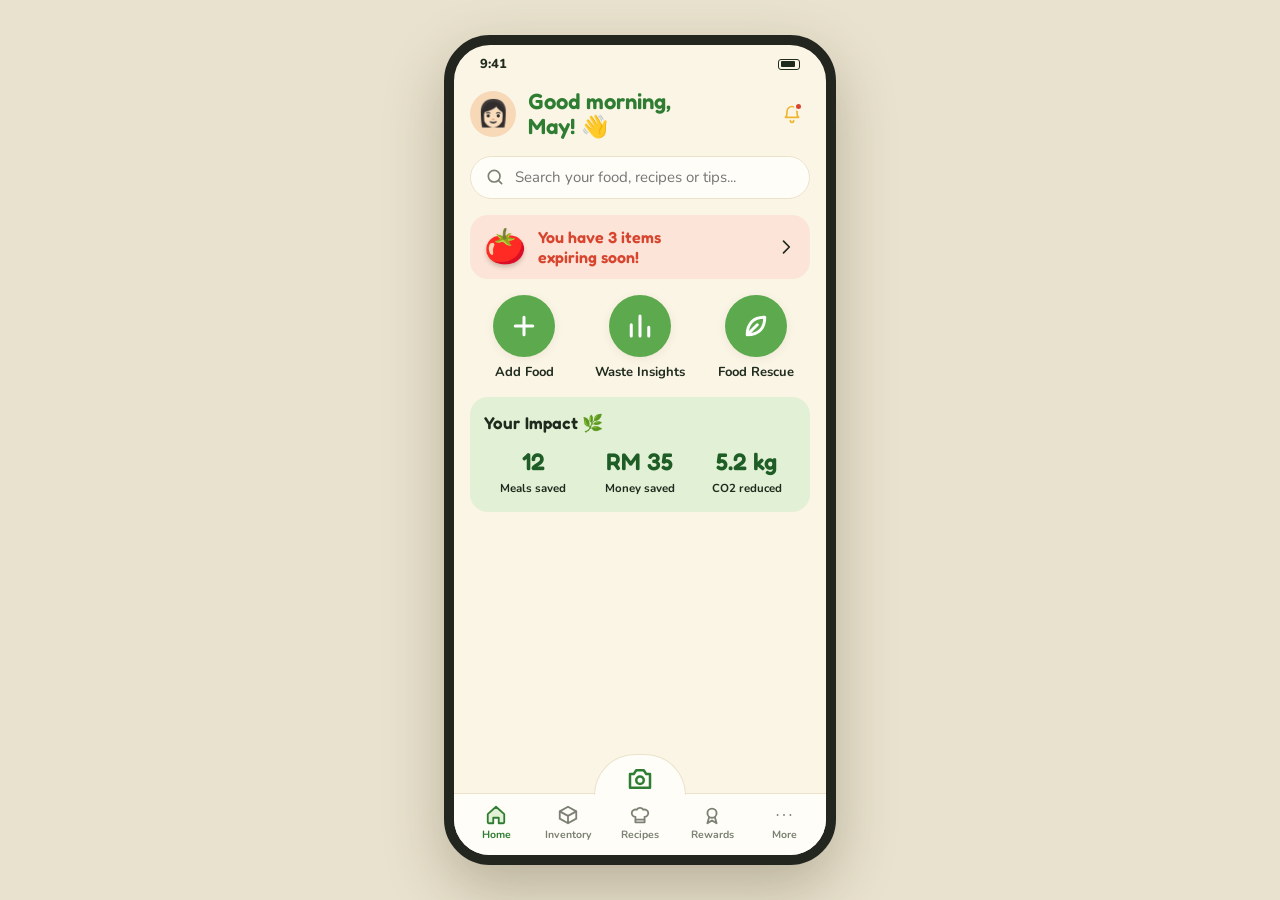
<file: archive/goodbite-household/index.html>
<!doctype html><html lang="en"><head><meta charset="utf-8"><meta name="viewport" content="width=device-width,initial-scale=1,viewport-fit=cover"><style>body{margin:0}[hidden]{display:none!important}</style></head><body>
<title>GoodBite</title>
<link rel="stylesheet" href="https://fonts.googleapis.com/css2?family=Fredoka:wght@500;600&family=Nunito:wght@400;600;700;800&display=swap">
<style>
/* Layout: one phone-sized column. Cream ground, soft rounded cards, deep leaf green for actions,
   a wooden shelf for the pantry. Single light look on purpose, to match the GoodBite mockup. */
:root{
  color-scheme:light;
  --cream:#FBF5E6; --cream-2:#F4ECD8; --card:#FFFDF8; --line:#EBE2CC;
  --green:#2F7D32; --green-d:#1E5E26; --green-s:#E2F0D6; --green-t:#F0F7E8;
  --ink:#1F2B1D; --muted:#7B8273; --red:#D8452F; --red-s:#FCE4D8; --amber:#EFB52E; --amber-s:#FCF0CC;
  --wood:#C98B4E; --wood-l:#E3AE72; --wood-d:#9A6230; --stage:#E9E2CE;
  --display:"Fredoka","Nunito",ui-rounded,"Segoe UI",system-ui,sans-serif;
  --body:"Nunito",ui-rounded,"Segoe UI",system-ui,sans-serif;
  --r:18px; --shadow:0 2px 10px rgba(92,70,30,.08);
}
*{box-sizing:border-box;-webkit-tap-highlight-color:transparent}
html,body{height:100%}
body{margin:0;background:var(--stage);color:var(--ink);font-family:var(--body);font-size:15px;line-height:1.4;
  display:flex;align-items:center;justify-content:center;overflow:hidden}
button,input,select,textarea{font:inherit;color:inherit}
button{cursor:pointer;border:0;background:none;padding:0}
:focus-visible{outline:3px solid #7fb96f;outline-offset:2px}
h1,h2,h3{font-family:var(--display);font-weight:600;margin:0;text-wrap:balance;letter-spacing:.1px}
h1{font-size:22px} h2{font-size:17px} h3{font-size:15px}
p{margin:0}

#app{position:relative;width:100%;height:100%;background:var(--cream);display:flex;flex-direction:column;overflow:hidden}
.status{display:none}
@media (min-width:520px) and (min-height:560px){
  #app{width:392px;height:min(830px,calc(100% - 28px));border-radius:46px;border:10px solid #23261f;
    box-shadow:0 24px 60px rgba(60,50,20,.28)}
  .status{display:flex;justify-content:space-between;align-items:center;padding:10px 26px 2px;font-weight:800;font-size:13px;flex:none}
  .status i{display:inline-block;width:22px;height:11px;border:1.5px solid var(--ink);border-radius:3px;position:relative}
  .status i::after{content:"";position:absolute;inset:1.5px;right:4px;background:var(--ink);border-radius:1px}
}
#screen{flex:1;min-height:0;overflow-y:auto;overflow-x:hidden;-webkit-overflow-scrolling:touch;scrollbar-width:none}
#screen::-webkit-scrollbar{display:none}
.pg{padding:14px 16px 24px;display:flex;flex-direction:column;gap:16px;min-height:100%}
.pg.flush{padding:0;gap:0}
@keyframes inR{from{transform:translateX(28px);opacity:0}to{transform:none;opacity:1}}
@keyframes inL{from{transform:translateX(-28px);opacity:0}to{transform:none;opacity:1}}
@keyframes fade{from{opacity:0}to{opacity:1}}
.a-fwd{animation:inR .22s ease-out} .a-back{animation:inL .22s ease-out} .a-fade{animation:fade .18s ease-out}
@media (prefers-reduced-motion:reduce){*{animation:none!important;transition:none!important}}

/* nav */
#nav{flex:none;display:flex;background:var(--card);border-top:1px solid var(--line);padding:6px 6px 8px}
#nav button{flex:1;display:flex;flex-direction:column;align-items:center;gap:2px;font-size:10.5px;font-weight:700;color:var(--muted);padding:4px 0;border-radius:12px}
#nav button.on{color:var(--green)}
#nav svg{width:22px;height:22px}
#nav button.on svg{fill:var(--green-s)}
svg.ic{width:20px;height:20px;fill:none;stroke:currentColor;stroke-width:2;stroke-linecap:round;stroke-linejoin:round;flex:none}

/* common */
.top{display:flex;align-items:center;gap:10px;min-height:36px}
.top h1{flex:1;min-width:0}
.top.c h1{text-align:center}
.ib{width:36px;height:36px;border-radius:50%;display:grid;place-items:center;flex:none;position:relative}
.ib:active{background:var(--cream-2)}
.ib.sp{visibility:hidden}
.dot{position:absolute;top:6px;right:7px;width:9px;height:9px;border-radius:50%;background:var(--red);border:2px solid var(--cream)}
.card{background:var(--card);border-radius:var(--r);box-shadow:var(--shadow);padding:14px}
.row{display:flex;align-items:center;gap:10px}
.grow{flex:1;min-width:0}
.muted{color:var(--muted)} .sm{font-size:12.5px} .xs{font-size:11.5px} .b{font-weight:800}
.red{color:var(--red)} .grn{color:var(--green)} .ctr{text-align:center}
.sec{display:flex;align-items:center;justify-content:space-between}
.link{color:var(--green);font-weight:800;font-size:13px}
.btn{display:flex;align-items:center;justify-content:center;gap:8px;width:100%;padding:13px 16px;border-radius:14px;font-weight:800;font-size:15px;
  background:var(--green);color:#fff;box-shadow:0 3px 0 var(--green-d)}
.btn:active{transform:translateY(2px);box-shadow:0 1px 0 var(--green-d)}
.btn.soft{background:var(--cream-2);color:var(--ink);box-shadow:none}
.btn.ghost{background:none;color:var(--ink);box-shadow:none}
.btn.danger{background:var(--red-s);color:var(--red);box-shadow:none}
.btn.sm{padding:8px 14px;width:auto;font-size:13px;border-radius:999px;box-shadow:none}
.btn[disabled]{opacity:.45;pointer-events:none}
.search{display:flex;align-items:center;gap:8px;background:var(--card);border:1px solid var(--line);border-radius:999px;padding:9px 14px;color:var(--muted)}
.search input{border:0;background:none;outline:0;flex:1;min-width:0;color:var(--ink)}
.tabs{display:flex;background:var(--cream-2);border-radius:999px;padding:3px;gap:2px}
.tabs button{flex:1;padding:8px 6px;border-radius:999px;font-weight:700;font-size:12.5px;color:var(--muted);white-space:nowrap}
.tabs button.on{background:var(--green);color:#fff}
.chips{display:flex;gap:8px;overflow-x:auto;scrollbar-width:none;margin:0 -16px;padding:2px 16px}
.chips::-webkit-scrollbar{display:none}
.chip{flex:none;padding:7px 14px;border-radius:999px;background:var(--card);border:1px solid var(--line);font-weight:700;font-size:12.5px;display:flex;align-items:center;gap:5px}
.chip.on{background:var(--green);border-color:var(--green);color:#fff}
.tag{display:inline-block;padding:3px 10px;border-radius:999px;background:var(--green-s);color:var(--green-d);font-weight:800;font-size:11.5px}
.tag.amber{background:var(--amber-s);color:#8a6200} .tag.red{background:var(--red-s);color:var(--red)}
.fe{font-size:34px;line-height:1;filter:drop-shadow(0 3px 2px rgba(60,40,10,.22))}
.list{display:flex;flex-direction:column}
.li{display:flex;align-items:center;gap:12px;padding:12px 2px;border-bottom:1px solid var(--line);text-align:left;width:100%}
.li:last-child{border-bottom:0}
.li .e{font-size:26px;width:34px;text-align:center;flex:none}
.li .chev{color:var(--muted)}
.empty{text-align:center;color:var(--muted);padding:28px 10px;display:flex;flex-direction:column;gap:10px;align-items:center}
.empty .fe{font-size:44px}

/* home */
.hello{display:flex;align-items:center;gap:12px}
.ava{width:46px;height:46px;border-radius:50%;background:#F7D9B8;display:grid;place-items:center;font-size:26px;flex:none}
.hello h1{color:var(--green);line-height:1.15}
.alert{display:flex;align-items:center;gap:12px;background:var(--red-s);border-radius:var(--r);padding:12px 14px;width:100%;text-align:left}
.alert b{color:var(--red);font-family:var(--display);font-weight:600;font-size:16px;line-height:1.25}
.alert.ok{background:var(--green-s)} .alert.ok b{color:var(--green-d)}
.quick{display:grid;grid-template-columns:repeat(4,1fr);gap:8px}
.quick button{display:flex;flex-direction:column;align-items:center;gap:6px;font-weight:700;font-size:11.5px}
.quick span{width:52px;height:52px;border-radius:16px;display:grid;place-items:center;background:var(--card);box-shadow:var(--shadow);color:var(--green)}
.quick span.fill{background:var(--green);color:#fff}
.quick span.fill2{background:#5DAA4E;color:#fff}
.quick svg{width:26px;height:26px}
.stats{display:grid;grid-template-columns:repeat(3,1fr);gap:8px;width:100%}
.stat{background:var(--green-t);border-radius:14px;padding:12px 6px;text-align:center;display:flex;flex-direction:column;gap:2px;align-items:center}
.stat .n{font-family:var(--display);font-weight:600;font-size:18px;font-variant-numeric:tabular-nums}
.stat .l{font-size:11px;color:var(--muted);font-weight:700}
.stat .i{font-size:22px}
.card .stat{background:var(--card);box-shadow:var(--shadow)}
.prev{display:grid;grid-template-columns:repeat(4,1fr);gap:8px}
.prev button{background:var(--card);border-radius:14px;box-shadow:var(--shadow);padding:10px 4px;display:flex;flex-direction:column;align-items:center;gap:3px;min-width:0}
.prev b{font-size:12px;max-width:100%;overflow:hidden;text-overflow:ellipsis;white-space:nowrap}
.prev small{font-size:10.5px;color:var(--muted);font-weight:700}

.quick.three{grid-template-columns:repeat(3,1fr)}
.quick.three span{width:62px;height:62px;border-radius:50%}
.quick.three svg{width:30px;height:30px;stroke-width:2.4}
.quick.three button{font-size:13px}
.impact{background:var(--green-s);border-radius:var(--r);padding:14px;width:100%;text-align:left;display:flex;flex-direction:column;gap:8px}
.impact .stat{background:none;padding:2px}
.impact .stat .n{font-size:24px;color:var(--green-d)}
.impact .stat .l{color:var(--ink);font-size:11.5px}
.pg.hasfab{padding-bottom:64px}
#nav{position:relative}
.fab{position:absolute;left:50%;top:-40px;transform:translateX(-50%);width:92px;height:41px;flex:none!important;border-radius:92px 92px 0 0!important;
  background:var(--card);border:1px solid var(--line);border-bottom:0;color:var(--green)!important;display:grid!important;place-items:center;padding:8px 0 0!important}
#nav .fab svg{width:30px;height:30px;fill:none}
/* shelf */
.shelf{background:var(--wood-d);border-radius:16px;padding:8px;display:grid;grid-template-columns:repeat(3,1fr);gap:6px;box-shadow:var(--shadow)}
.cell{position:relative;aspect-ratio:1/.95;border-radius:8px;background:linear-gradient(180deg,#D9A163 0%,var(--wood-l) 55%,#D49A5B 100%);
  border-bottom:9px solid var(--wood);box-shadow:inset 0 6px 10px rgba(90,50,10,.28);display:flex;align-items:center;justify-content:center;color:#fff;min-width:0}
.cell .fe{font-size:44px;margin-top:-10px}
.cell .cq,.cell .cd{position:absolute;left:7px;font-weight:800;text-shadow:0 1px 2px rgba(60,30,0,.6);font-size:11px;line-height:1.1}
.cell .cq{bottom:15px} .cell .cd{bottom:3px}
.cell.soon .cd{color:#FFE9A6} .cell.dead .cd{color:#FFD0C2}
.cell.dead .fe{filter:grayscale(.7) drop-shadow(0 3px 2px rgba(60,40,10,.22))}
.cell.blank{box-shadow:inset 0 6px 10px rgba(90,50,10,.28)}
.cell .rm{position:absolute;top:-4px;right:-4px;width:24px;height:24px;border-radius:50%;background:var(--red);color:#fff;display:grid;place-items:center;border:2px solid #fff}
.cell .rm svg{width:12px;height:12px;stroke-width:3.5}

/* scan */
.view{position:relative;border-radius:22px;overflow:hidden;background:radial-gradient(circle at 50% 40%,#6f7f4a,#2f3a22 75%);aspect-ratio:1/1.12;display:grid;place-items:center}
.view.flash{background:radial-gradient(circle at 50% 40%,#b9c98c,#56653a 75%)}
.view .big{font-size:150px;filter:drop-shadow(0 10px 12px rgba(0,0,0,.35))}
.view .lbl{position:absolute;left:50%;top:38%;transform:translateX(-50%) rotate(-6deg);background:#fff;color:#222;padding:6px 10px;border-radius:6px;font-weight:800;font-size:11px;text-align:center;white-space:nowrap;box-shadow:0 3px 8px rgba(0,0,0,.3)}
.bars{height:26px;margin-top:4px;background:repeating-linear-gradient(90deg,#111 0 2px,#fff 2px 4px,#111 4px 5px,#fff 5px 8px,#111 8px 11px,#fff 11px 12px)}
.frame{position:absolute;inset:14% 14% 26%;pointer-events:none}
.frame::before,.frame::after{content:"";position:absolute;inset:0;border:4px solid #fff;border-radius:14px;
  clip-path:polygon(0 0,22% 0,22% 4px,78% 4px,78% 0,100% 0,100% 22%,calc(100% - 4px) 22%,calc(100% - 4px) 78%,100% 78%,100% 100%,78% 100%,78% calc(100% - 4px),22% calc(100% - 4px),22% 100%,0 100%,0 78%,4px 78%,4px 22%,0 22%)}
.frame::after{display:none}
.demo{position:absolute;top:10px;left:10px;background:rgba(0,0,0,.55);color:#fff;font-weight:800;font-size:11px;padding:4px 10px;border-radius:999px;letter-spacing:.4px;text-transform:uppercase}
.scanmsg{position:absolute;left:12px;right:12px;bottom:12px;background:var(--card);border-radius:14px;padding:10px 12px;display:flex;gap:10px;align-items:center}
.line{position:absolute;left:14%;right:14%;height:3px;background:#b6f08a;box-shadow:0 0 12px #b6f08a;top:16%;animation:sweep 1.1s ease-in-out infinite alternate}
@keyframes sweep{to{top:72%}}
.camrow{display:flex;justify-content:space-around;align-items:center}
.camrow button{display:flex;flex-direction:column;align-items:center;gap:4px;font-size:12px;font-weight:700}
.camrow .rb{width:46px;height:46px;border-radius:50%;border:1.5px solid var(--line);background:var(--card);display:grid;place-items:center}
.camrow .rb.on{background:var(--amber-s);border-color:var(--amber)}
.shut{width:68px;height:68px;border-radius:50%;background:var(--green);display:grid;place-items:center;box-shadow:0 3px 0 var(--green-d)}
.camrow .shut{justify-content:center}
.shut::after{content:"";width:40px;height:40px;border-radius:50%;border:3px solid #fff;background:rgba(255,255,255,.9)}

/* forms */
.field{display:flex;flex-direction:column;gap:6px}
.field label,.flabel{font-weight:800;font-size:12.5px;color:var(--muted)}
.inp{background:var(--card);border:1px solid var(--line);border-radius:12px;padding:11px 12px;width:100%;outline:0;min-width:0}
.inp:focus{border-color:var(--green)}
textarea.inp{resize:none;min-height:70px}
.kv{display:flex;align-items:center;justify-content:space-between;gap:12px;padding:10px 0;border-bottom:1px solid var(--line)}
.kv:last-child{border:0}
.kv .inp{width:auto;max-width:170px;padding:8px 10px}
.step{display:flex;align-items:center;gap:14px}
.step button{width:34px;height:34px;border-radius:50%;border:1.5px solid var(--line);background:var(--card);display:grid;place-items:center}
.step b{min-width:22px;text-align:center;font-size:17px;font-variant-numeric:tabular-nums}
.hero-food{font-size:120px;line-height:1.1;text-align:center;filter:drop-shadow(0 10px 10px rgba(60,40,10,.2))}
.bar{height:12px;border-radius:999px;background:var(--cream-2);overflow:hidden}
.bar>i{display:block;height:100%;border-radius:999px;background:var(--green)}
.bar>i.amber{background:var(--amber)} .bar>i.red{background:var(--red)}
.two{display:grid;grid-template-columns:1fr 1fr;gap:10px}
.mini{background:var(--card);border:1px solid var(--line);border-radius:14px;padding:10px 12px}
.mini .v{font-family:var(--display);font-weight:600;font-size:16px}
.toggle{width:46px;height:28px;border-radius:999px;background:#d6cfbb;position:relative;flex:none;transition:background .15s}
.toggle::after{content:"";position:absolute;top:3px;left:3px;width:22px;height:22px;border-radius:50%;background:#fff;transition:left .15s}
.toggle.on{background:var(--green)} .toggle.on::after{left:21px}
.check{width:22px;height:22px;border-radius:6px;border:2px solid #cfc7b0;display:grid;place-items:center;flex:none;color:#fff}
.check.on{background:var(--green);border-color:var(--green)}
.check svg{width:14px;height:14px;stroke-width:3.5}

/* recipes */
.photo{position:relative;border-radius:16px;background:linear-gradient(135deg,var(--a),var(--b));display:grid;place-items:center;overflow:hidden}
.photo::before{content:"";position:absolute;width:62%;aspect-ratio:1;border-radius:50%;background:rgba(255,255,255,.88);box-shadow:0 6px 14px rgba(0,0,0,.15),inset 0 0 0 8px rgba(255,255,255,.6)}
.photo span{position:relative;filter:drop-shadow(0 4px 4px rgba(0,0,0,.2))}
.rcard{background:var(--card);border-radius:var(--r);box-shadow:var(--shadow);overflow:hidden;position:relative;text-align:left;width:100%;display:block}
.rcard .photo{height:118px;border-radius:0;font-size:58px}
.rcard .photo::before{width:auto;height:84%}
.rcard .inf{padding:10px 44px 12px 14px}
.heart{position:absolute;width:34px;height:34px;border-radius:50%;background:var(--card);display:grid;place-items:center;color:var(--red);box-shadow:var(--shadow)}
.heart.on svg{fill:var(--red)}
.rcard .heart{right:10px;bottom:10px}
.sug{display:grid;grid-template-columns:repeat(3,1fr);gap:8px}
.sug button{text-align:left;min-width:0}
.sug .photo{aspect-ratio:1;font-size:36px;border-radius:14px}
.sug b{display:block;font-size:12px;margin-top:5px;line-height:1.2}
.rhero{height:190px;border-radius:0;font-size:96px}
.rhero::before{width:auto;height:80%}
.over{position:absolute;top:10px;left:12px;right:12px;display:flex;justify-content:space-between}
.over .ib{background:var(--card);box-shadow:var(--shadow)}
.stepn{width:26px;height:26px;border-radius:8px;background:var(--green);color:#fff;font-weight:800;display:grid;place-items:center;flex:none;font-size:13px}

/* rewards / misc */
.pts{font-family:var(--display);font-weight:600;font-size:30px;line-height:1}
.coin{width:44px;height:44px;border-radius:50%;background:radial-gradient(circle at 35% 30%,#FFE28A,#EFB52E);display:grid;place-items:center;font-size:22px;box-shadow:0 2px 0 #c98f12}
.logo{width:46px;height:46px;border-radius:12px;display:grid;place-items:center;font-size:24px;background:var(--green-t);flex:none}
.plan{border:2px solid var(--line);border-radius:16px;padding:12px;text-align:center;background:var(--card);position:relative}
.plan.on{border-color:var(--green);background:var(--green-t)}
.plan .v{font-family:var(--display);font-weight:600;font-size:18px}
.opt{display:flex;align-items:center;gap:12px;background:var(--card);border-radius:var(--r);box-shadow:var(--shadow);padding:14px;text-align:left;width:100%}
details{border-bottom:1px solid var(--line);padding:12px 0}
details:last-child{border:0}
summary{font-weight:800;cursor:pointer}
details p{margin-top:8px;color:var(--muted)}

/* sheet + toast */
#sheet{position:absolute;inset:0;background:rgba(40,35,20,.45);display:flex;align-items:flex-end;z-index:20;animation:fade .15s}
#sheet .sh{background:var(--cream);border-radius:24px 24px 0 0;padding:20px 18px 22px;width:100%;display:flex;flex-direction:column;gap:12px;max-height:88%;overflow-y:auto;animation:up .2s ease-out}
@keyframes up{from{transform:translateY(40px)}to{transform:none}}
#toast{position:absolute;left:16px;right:16px;bottom:84px;z-index:30;background:var(--ink);color:#fff;border-radius:14px;padding:12px 14px;font-weight:700;font-size:13.5px;text-align:center;animation:fade .15s;pointer-events:none}
</style>

<div id="app">
  <div class="status" aria-hidden="true"><span>9:41</span><i></i></div>
  <main id="screen"></main>
  <nav id="nav" aria-label="Main"></nav>
  <div id="sheet" hidden></div>
  <div id="toast" role="status" hidden></div>
</div>
<script>
/* ---------- sample catalogue (prices are rough Malaysian supermarket prices, in RM) ---------- */
const FOODS={
  tomato:{n:'Tomato',e:'🍅',c:'Vegetables',p:1.2,co:.15,life:7,u:'piece'},
  banana:{n:'Banana',e:'🍌',c:'Fruits',p:.8,co:.1,life:6,u:'piece'},
  milk:{n:'Milk',e:'🥛',c:'Dairy',p:7.5,co:1.2,life:8,u:'carton'},
  egg:{n:'Eggs',e:'🥚',c:'Dairy',p:.6,co:.3,life:14,u:'piece'},
  carrot:{n:'Carrot',e:'🥕',c:'Vegetables',p:.9,co:.1,life:10,u:'piece'},
  broccoli:{n:'Broccoli',e:'🥦',c:'Vegetables',p:4.5,co:.3,life:7,u:'head'},
  chicken:{n:'Chicken',e:'🍗',c:'Meat',p:9,co:1.8,life:4,u:'pack'},
  lettuce:{n:'Lettuce',e:'🥬',c:'Vegetables',p:3.5,co:.3,life:6,u:'head'},
  onion:{n:'Onion',e:'🧅',c:'Vegetables',p:.7,co:.1,life:21,u:'piece'},
  rice:{n:'Rice',e:'🍚',c:'Pantry',p:14,co:2.5,life:180,u:'bag'},
  cheese:{n:'Cheese',e:'🧀',c:'Dairy',p:8.9,co:1.5,life:14,u:'block'},
  pepper:{n:'Red Capsicum',e:'🫑',c:'Vegetables',p:3.2,co:.2,life:8,u:'piece'},
  bread:{n:'Bread',e:'🍞',c:'Pantry',p:4.2,co:.6,life:5,u:'loaf'},
  pasta:{n:'Pasta',e:'🍝',c:'Pantry',p:5.5,co:.8,life:240,u:'pack'},
  mango:{n:'Mango',e:'🥭',c:'Fruits',p:4,co:.3,life:5,u:'piece'},
  garlic:{n:'Garlic',e:'🧄',c:'Vegetables',p:1.5,co:.05,life:30,u:'bulb'},
  chilli:{n:'Chilli',e:'🌶️',c:'Vegetables',p:.4,co:.03,life:10,u:'piece'},
  oil:{n:'Cooking oil',e:'🫒',c:'Pantry',p:8,co:1,life:300,u:'bottle'},
  soy:{n:'Soy sauce',e:'🍶',c:'Pantry',p:5,co:.4,life:300,u:'bottle'},
  anchovy:{n:'Ikan bilis',e:'🐟',c:'Pantry',p:6,co:.9,life:90,u:'pack'},
  flour:{n:'Flour',e:'🌾',c:'Pantry',p:3.5,co:.5,life:180,u:'pack'},
  sugar:{n:'Sugar',e:'🧂',c:'Pantry',p:3,co:.4,life:300,u:'pack'},
  santan:{n:'Coconut milk',e:'🥥',c:'Pantry',p:2.8,co:.5,life:120,u:'box'},
  noodles:{n:'Yellow noodles',e:'🍜',c:'Pantry',p:2.5,co:.4,life:5,u:'pack'},
  potato:{n:'Potato',e:'🥔',c:'Vegetables',p:.9,co:.1,life:28,u:'piece'},
  ginger:{n:'Ginger',e:'🫚',c:'Vegetables',p:1,co:.05,life:21,u:'piece'},
  cucumber:{n:'Cucumber',e:'🥒',c:'Vegetables',p:1.5,co:.1,life:7,u:'piece'},
  mushroom:{n:'Mushrooms',e:'🍄',c:'Vegetables',p:5.5,co:.3,life:5,u:'pack'},
  prawn:{n:'Prawns',e:'🦐',c:'Meat',p:15,co:2.2,life:2,u:'pack'},
  fish:{n:'Fish',e:'🐟',c:'Meat',p:12,co:1.6,life:2,u:'piece'},
  beef:{n:'Beef',e:'🥩',c:'Meat',p:18,co:5,life:3,u:'pack'},
  apple:{n:'Apple',e:'🍎',c:'Fruits',p:1.8,co:.1,life:21,u:'piece'},
  watermelon:{n:'Watermelon',e:'🍉',c:'Fruits',p:9,co:.5,life:6,u:'piece'},
  lime:{n:'Limau kasturi',e:'🍋',c:'Fruits',p:.3,co:.02,life:14,u:'piece'},
  butter:{n:'Butter',e:'🧈',c:'Dairy',p:11,co:2,life:60,u:'block'},
  corn:{n:'Sweetcorn',e:'🌽',c:'Vegetables',p:2,co:.2,life:5,u:'piece'},
  cabbage:{n:'Cabbage',e:'🥗',c:'Vegetables',p:3,co:.2,life:10,u:'head'}
};
const CATS=['Fruits','Vegetables','Dairy','Meat','Pantry'];
const CAT_EMOJI={Fruits:'🍊',Vegetables:'🥗',Dairy:'🥛',Meat:'🍖',Pantry:'🥫'};

const RECIPES=[
 {id:'tomato-pasta',n:'Tomato Chicken Pasta',e:'🍝',a:'#F7C873',b:'#E5673A',t:20,diff:'Easy',rate:4.8,rev:320,veg:false,
  ing:[['tomato','3 tomatoes'],['chicken','1 pack chicken'],['pasta','200 g pasta'],['onion','1 onion'],['garlic','3 cloves garlic'],['oil','2 tbsp cooking oil']],
  steps:['Boil the pasta in salted water until just soft. Drain and keep a cup of the water.','Chop the tomatoes, onion and garlic. Cut the chicken into bite-sized pieces.','Fry the onion and garlic in oil until they smell good, then add the chicken and cook until golden.','Add the tomatoes and a splash of pasta water. Simmer for 8 minutes until saucy.','Toss in the pasta, season with salt and pepper, and serve hot.']},
 {id:'telur-tomato',n:'Tomato Egg Stir-Fry',e:'🍳',a:'#FFE08A',b:'#F08A4B',t:10,diff:'Easy',rate:4.7,rev:512,veg:true,
  ing:[['tomato','2 tomatoes'],['egg','3 eggs'],['onion','1/2 onion'],['garlic','2 cloves garlic'],['soy','1 tsp soy sauce']],
  steps:['Beat the eggs with a pinch of salt. Cut the tomatoes into wedges.','Scramble the eggs in a hot oiled pan until just set. Take them out.','Fry the onion and garlic, add the tomatoes and cook until soft and juicy.','Return the eggs, add soy sauce and stir gently. Serve with rice.']},
 {id:'nasi-goreng',n:'Nasi Goreng Kampung',e:'🍛',a:'#F3D08B',b:'#B9772E',t:20,diff:'Easy',rate:4.9,rev:864,veg:false,
  ing:[['rice','2 cups cooked rice'],['egg','2 eggs'],['onion','1 onion'],['garlic','3 cloves garlic'],['chilli','3 chillies'],['anchovy','A handful of ikan bilis']],
  steps:['Pound or blend the onion, garlic and chillies into a rough paste.','Fry the ikan bilis until crispy, then set aside.','Fry the paste until fragrant. Push it aside and scramble the eggs in the same wok.','Add the rice and stir-fry on high heat. Season with salt and a little soy sauce.','Top with the crispy ikan bilis and serve.']},
 {id:'ayam-merah',n:'Ayam Masak Merah',e:'🥘',a:'#F4A27A',b:'#B8322A',t:40,diff:'Medium',rate:4.8,rev:431,veg:false,
  ing:[['chicken','1 pack chicken'],['tomato','2 tomatoes'],['onion','2 onions'],['garlic','4 cloves garlic'],['chilli','5 chillies'],['ginger','A thumb of ginger']],
  steps:['Rub the chicken with salt and turmeric, then fry until lightly golden.','Blend the onion, garlic, ginger and chillies into a paste.','Fry the paste in oil until the oil separates and it turns deep red.','Add chopped tomatoes, a little sugar and water. Simmer until thick.','Add the chicken, coat it well and cook for 10 more minutes.']},
 {id:'lettuce-wrap',n:'Chicken Lettuce Wraps',e:'🥬',a:'#CBE8A6',b:'#5DAA4E',t:15,diff:'Easy',rate:4.6,rev:198,veg:false,
  ing:[['lettuce','1 head lettuce'],['chicken','1 pack chicken'],['carrot','1 carrot'],['garlic','2 cloves garlic'],['soy','1 tbsp soy sauce']],
  steps:['Wash the lettuce and separate the leaves into cups.','Mince the chicken and grate the carrot.','Fry the garlic, add the chicken and cook through. Stir in the carrot and soy sauce.','Spoon the filling into the lettuce cups and eat with your hands.']},
 {id:'broccoli-garlic',n:'Garlic Broccoli Stir-Fry',e:'🥦',a:'#D7EDB5',b:'#3F8E46',t:10,diff:'Easy',rate:4.5,rev:276,veg:true,
  ing:[['broccoli','1 head broccoli'],['carrot','1 carrot'],['garlic','4 cloves garlic'],['soy','1 tbsp soy sauce']],
  steps:['Cut the broccoli into florets and slice the carrot thinly.','Blanch both in boiling water for 1 minute, then drain.','Fry the garlic until golden, add the vegetables and soy sauce, and toss for 2 minutes.']},
 {id:'cekodok',n:'Cekodok Pisang',e:'🍩',a:'#FFE9A8',b:'#D9962E',t:15,diff:'Easy',rate:4.9,rev:647,veg:true,
  ing:[['banana','3 ripe bananas'],['flour','1 cup flour'],['sugar','1 tbsp sugar'],['oil','Oil for frying']],
  steps:['Mash the bananas with a fork. The riper the better.','Mix in the flour, sugar and a pinch of salt to make a thick batter.','Drop spoonfuls into hot oil and fry until deep golden brown.','Drain on paper and eat while warm.']},
 {id:'bubur-ayam',n:'Bubur Ayam',e:'🥣',a:'#FBEFC9',b:'#D8B15E',t:35,diff:'Easy',rate:4.7,rev:389,veg:false,
  ing:[['rice','1/2 cup rice'],['chicken','1 pack chicken'],['ginger','A thumb of ginger'],['onion','1 onion']],
  steps:['Rinse the rice and boil it with 6 cups of water, the ginger and the chicken.','When the chicken is cooked, take it out, shred it and put it back.','Keep simmering and stirring until the rice breaks down and turns creamy.','Season with salt and white pepper. Top with fried onion.']},
 {id:'cheese-toast',n:'Cheesy Egg Toastie',e:'🥪',a:'#FFE39A',b:'#E0A23C',t:10,diff:'Easy',rate:4.6,rev:233,veg:true,
  ing:[['bread','2 slices bread'],['egg','2 eggs'],['cheese','2 slices cheese'],['butter','A little butter']],
  steps:['Beat the eggs and cook a thin omelette in a buttered pan.','Lay the cheese on the omelette and fold it to the size of the bread.','Sandwich it between the bread and toast both sides until crisp and golden.']},
 {id:'sup-sayur',n:'Sup Sayur',e:'🍲',a:'#E3F1C4',b:'#7FB65A',t:25,diff:'Easy',rate:4.4,rev:154,veg:true,
  ing:[['carrot','2 carrots'],['broccoli','1/2 head broccoli'],['tomato','1 tomato'],['onion','1 onion'],['garlic','2 cloves garlic'],['potato','1 potato']],
  steps:['Chop all the vegetables into bite-sized pieces.','Fry the onion and garlic in a pot until soft.','Add the carrot, potato and 4 cups of water. Boil for 12 minutes.','Add the broccoli and tomato and cook 5 more minutes. Season with salt and pepper.']},
 {id:'mee-goreng',n:'Mee Goreng Mamak',e:'🍜',a:'#F6C98A',b:'#C6532B',t:20,diff:'Medium',rate:4.8,rev:702,veg:false,
  ing:[['noodles','1 pack yellow noodles'],['egg','2 eggs'],['tomato','1 tomato'],['potato','1 boiled potato'],['chilli','2 chillies'],['lime','1 limau kasturi']],
  steps:['Mix soy sauce, chilli paste and a little tomato sauce in a bowl.','Fry sliced chillies and garlic, then add the noodles and the sauce.','Push the noodles aside, scramble the eggs, then mix everything together.','Add the potato and tomato, toss on high heat and squeeze lime over the top.']},
 {id:'susu-lobak',n:'Carrot Milk Juice',e:'🥤',a:'#FFD9A8',b:'#F08A3C',t:5,diff:'Easy',rate:4.5,rev:176,veg:true,
  ing:[['carrot','2 carrots'],['milk','1 cup milk'],['sugar','1 tbsp sugar']],
  steps:['Peel and chop the carrots.','Blend the carrots with the milk, sugar and a few ice cubes until smooth.','Pour into a glass and drink it cold.']}
].map(r=>({...r,ing:r.ing.map(([k,q])=>({k,q}))}));

/* All partners below are made up for the demo. */
const REWARDS=[
 {id:'r1',n:'Pasar Segar Grocer',d:'RM5 e-voucher',e:'🛒',pts:100},
 {id:'r3',n:'Kopi Kawan Café',d:'Free drink',e:'🥤',pts:150},
 {id:'r2',n:'Hijau Living Pack',d:'Reusable food bag',e:'🛍️',pts:200},
 {id:'r5',n:'Dapur Daun Studio',d:'10% off a cooking class',e:'👩‍🍳',pts:250},
 {id:'r4',n:'Pasar Segar Grocer',d:'RM15 e-voucher',e:'🧺',pts:400}
];
const PARTNERS={donate:'Kongsi Makan Food Bank',recycle:'Tanah Subur Compost Hub'};
const AREAS=['Subang Jaya','Petaling Jaya','Kuala Lumpur','Shah Alam','Puchong','Cheras','Bangsar'];
const SLOTS=['9am – 12pm','12pm – 3pm','3pm – 6pm','6pm – 9pm'];
const SCAN={camera:['lettuce','mango','mushroom','cucumber','apple','prawn'],barcode:['milk','cheese','bread','butter','noodles','santan']};
/* ---------- helpers ---------- */
const KEY='goodbite.v1';
const scr=document.getElementById('screen'),navEl=document.getElementById('nav'),sheetEl=document.getElementById('sheet'),toastEl=document.getElementById('toast');
const esc=s=>String(s??'').replace(/[&<>"']/g,c=>({'&':'&amp;','<':'&lt;','>':'&gt;','"':'&quot;',"'":'&#39;'}[c]));
const today=()=>{const d=new Date();d.setHours(0,0,0,0);return d};
const iso=d=>`${d.getFullYear()}-${String(d.getMonth()+1).padStart(2,'0')}-${String(d.getDate()).padStart(2,'0')}`;
const addDays=n=>{const d=today();d.setDate(d.getDate()+n);return iso(d)};
const parse=s=>{const[a,b,c]=String(s).split('-').map(Number);return new Date(a,(b||1)-1,c||1)};
const diff=(a,b)=>Math.round((parse(a)-parse(b))/864e5);
const daysLeft=it=>diff(it.expiry,iso(today()));
const fmtDate=s=>parse(s).toLocaleDateString('en-GB',{day:'numeric',month:'short',year:'numeric'});
const rm=n=>{const v=Math.round(n*100)/100;return 'RM '+(Number.isInteger(v)?v:v.toFixed(2))};
const kg=n=>(Math.round(n*10)/10).toFixed(1)+' kg';
const uid=()=>Math.random().toString(36).slice(2,9);
const dayLabel=d=>d<0?'Expired':d===0?'Expires today':d===1?'1 day left':d+' days left';
const units=it=>{const u=it.u||'piece',q=it.qty;if(q===1)return'1 '+u;return q+' '+(u==='loaf'?'loaves':/(ch|x)$/.test(u)?u+'es':u+'s')};
const IC={home:'M3 11l9-8 9 8v9a1 1 0 0 1-1 1h-5v-6H9v6H4a1 1 0 0 1-1-1z',box:'M3 8l9-5 9 5v8l-9 5-9-5zM3 8l9 5 9-5M12 13v8',
 chef:'M7 14a4 4 0 1 1 1.5-7.7 4 4 0 0 1 7 0A4 4 0 1 1 17 14v6H7zM7 17h10',medal:'M12 15a5 5 0 1 0 0-10 5 5 0 0 0 0 10zM9 14l-2 7 5-3 5 3-2-7',
 more:'M5 12h.01M12 12h.01M19 12h.01',back:'M15 5l-7 7 7 7',chev:'M9 5l7 7-7 7',bell:'M6 9a6 6 0 0 1 12 0c0 6 2 7 2 7H4s2-1 2-7zM10 20a2 2 0 0 0 4 0',
 search:'M11 18a7 7 0 1 0 0-14 7 7 0 0 0 0 14zM20 20l-4-4',heart:'M12 20s-7-4.5-7-10a4 4 0 0 1 7-2.5A4 4 0 0 1 19 10c0 5.5-7 10-7 10z',
 camera:'M4 8h3l2-3h6l2 3h3v11H4zM12 16a3 3 0 1 0 0-6 3 3 0 0 0 0 6z',plus:'M12 5v14M5 12h14',minus:'M5 12h14',
 leaf:'M5 19c0-9 5-14 14-14 0 9-5 14-14 14zM5 19l8-8',image:'M4 5h16v14H4zM4 16l5-5 4 4 3-3 4 4M9 9h.01',flash:'M13 3L5 13h6l-1 8 8-10h-6z',
 clock:'M12 21a9 9 0 1 0 0-18 9 9 0 0 0 0 18zM12 7v5l3 2',check:'M5 12l5 5 9-10',x:'M6 6l12 12M18 6L6 18',
 gear:'M12 15a3 3 0 1 0 0-6 3 3 0 0 0 0 6zM12 2v3M12 19v3M2 12h3M19 12h3M5 5l2 2M17 17l2 2M19 5l-2 2M7 17l-2 2',
 help:'M12 21a9 9 0 1 0 0-18 9 9 0 0 0 0 18zM9.5 9a2.5 2.5 0 1 1 3.5 2.3c-.7.4-1 1-1 1.7M12 17h.01',info:'M12 21a9 9 0 1 0 0-18 9 9 0 0 0 0 18zM12 11v5M12 8h.01',
 activity:'M3 12h4l3-8 4 16 3-8h4',calendar:'M4 6h16v14H4zM4 10h16M8 3v4M16 3v4',edit:'M4 20h4L19 9l-4-4L4 16z',crown:'M3 8l4 4 5-7 5 7 4-4-2 11H5z',chart:'M5 20V11M12 20V4M19 20v-7'};
const ic=(n,c='')=>`<svg class="ic ${c}" viewBox="0 0 24 24" aria-hidden="true"><path d="${IC[n]}"/></svg>`;

/* ---------- state ---------- */
let state,stack=[{s:'home'}];
const ui={invCat:'All',invEdit:false,invQ:'',homeQ:'',recTab:'mine',recChip:null,recQ:'',recFav:false,insTab:'week',rewTab:'rewards',
  scanMode:'camera',flash:false,scanning:false,scanIdx:{camera:0,barcode:0},rTab:'ing',plan:'yearly',draft:{},rdraft:{},cook:null};

function mkItem(key,qty,expiry,o={}){const f=FOODS[key]||{};
  return{id:uid(),key,name:o.name||f.n||key,e:o.e||f.e||CAT_EMOJI[o.cat]||'🍽️',cat:o.cat||f.c||'Pantry',qty,expiry,added:o.added||iso(today()),
    price:f.p??3,co:f.co??.3,u:f.u||'piece'}}
function seed(){
  const inv=[['tomato',4,2,5],['banana',5,4,2],['milk',1,6,2],['egg',6,7,7],['carrot',3,5,5],['broccoli',2,6,1],['chicken',2,3,1],['lettuce',1,4,2],
    ['onion',3,10,11],['rice',1,20,40],['cheese',1,8,6],['pepper',2,5,3],['bread',1,3,2],['pasta',1,60,30],['mango',1,-1,6]];
  const L=(t,key,qty,ago,r,co)=>({t,key,name:FOODS[key].n,e:FOODS[key].e,qty,d:addDays(-ago),rm:r,co});
  return{v:1,user:{name:'May',email:'may@email.com',plan:null},loggedOut:false,
    inventory:inv.map(([k,q,d,a])=>mkItem(k,q,addDays(d),{added:addDays(-a)})),
    log:[L('used','milk',1,1,7.5,.5),L('used','chicken',2,2,18,1.2),L('used','tomato',2,3,1,.2),L('used','egg',3,4,1.5,.5),
      L('used','carrot',1,12,1,.3),L('used','onion',1,20,1,.2),L('used','fish',2,40,5,2.3),
      L('wasted','banana',2,3,1.6,.2),L('wasted','banana',1,10,.8,.1),L('wasted','banana',2,24,1.6,.2),L('wasted','banana',1,45,.8,.1),
      L('wasted','lettuce',1,5,3.5,.3),L('wasted','lettuce',1,17,3.5,.3),L('wasted','lettuce',1,38,3.5,.3),
      L('wasted','milk',1,13,7.5,1.2),L('wasted','milk',1,50,7.5,1.2)],
    points:320,
    hist:[{d:addDays(-1),label:'Used Milk',pts:10},{d:addDays(-2),label:'Cooked Ayam Masak Merah',pts:30},{d:addDays(-3),label:'Used Tomato',pts:15},
      {d:addDays(-4),label:'Used Eggs',pts:15},{d:addDays(-9),label:'Welcome bonus',pts:250}],
    fav:['tomato-pasta'],redeemed:[],rescue:[],settings:{notif:true,days:3},notifSeen:''};
}
function load(){try{const s=JSON.parse(localStorage.getItem(KEY));if(s&&s.v===1&&Array.isArray(s.inventory))return s}catch(e){}return null}
function save(){try{localStorage.setItem(KEY,JSON.stringify(state))}catch(e){}}
state=load()||seed();

/* ---------- logic ---------- */
function sweep(){let ch=false;state.inventory.forEach(it=>{if(daysLeft(it)<0&&!it.wasted){it.wasted=true;ch=true;
  state.log.push({t:'wasted',key:it.key,name:it.name,e:it.e,qty:it.qty,d:iso(today()),rm:it.price*it.qty,co:it.co*it.qty})}});if(ch)save()}
function addPts(pts,label){state.points+=pts;state.hist.unshift({d:iso(today()),label,pts})}
function dropItem(it){state.inventory=state.inventory.filter(x=>x!==it)}
function useFood(it,qty,label){qty=Math.min(qty,it.qty);const pts=qty*5+(daysLeft(it)<=state.settings.days?5:0);
  state.log.push({t:'used',key:it.key,name:it.name,e:it.e,qty,d:iso(today()),rm:it.price*qty,co:it.co*qty});
  if(label!==false)addPts(pts,label||'Used '+it.name);it.qty-=qty;if(it.qty<=0)dropItem(it);return pts}
function wasteFood(it){if(!it.wasted)state.log.push({t:'wasted',key:it.key,name:it.name,e:it.e,qty:it.qty,d:iso(today()),rm:it.price*it.qty,co:it.co*it.qty});dropItem(it)}
const byId=id=>state.inventory.find(i=>i.id===id);
const sorted=()=>[...state.inventory].sort((a,b)=>daysLeft(a)-daysLeft(b));
const expiring=()=>sorted().filter(i=>{const d=daysLeft(i);return d>=0&&d<=state.settings.days});
const expired=()=>sorted().filter(i=>daysLeft(i)<0);
const owned=k=>state.inventory.filter(i=>i.key===k&&daysLeft(i)>=0).sort((a,b)=>daysLeft(a)-daysLeft(b));
const have=r=>r.ing.filter(g=>owned(g.k).length);
const urgency=r=>have(r).reduce((s,g)=>s+1+6/(daysLeft(owned(g.k)[0])+1),0);
const ingName=k=>(FOODS[k]||{}).n||k;
function stats(days){const from=days?addDays(-days+1):'0000';const r={saved:0,rm:0,co:0,wasted:0,wrm:0};
  state.log.forEach(l=>{if(l.d<from)return;if(l.t==='used'){r.saved+=l.qty;r.rm+=l.rm;r.co+=l.co}else{r.wasted+=l.qty;r.wrm+=l.rm}});return r}
function topWasted(){const m={};state.log.filter(l=>l.t==='wasted').forEach(l=>{(m[l.name]=m[l.name]||{name:l.name,e:l.e,key:l.key,n:0}).n++});
  return Object.values(m).sort((a,b)=>b.n-a.n).slice(0,3)}
const notifSig=()=>[...expired(),...expiring()].map(i=>i.id+daysLeft(i)).join(',');

/* ---------- shell ---------- */
function go(s,p={},replace){if(replace)stack.pop();stack.push({s,p});render('fwd')}
function back(){if(stack.length>1)stack.pop();else stack=[{s:'home'}];render('back')}
function tab(s){stack=[{s}];render('fade')}
function toast(m){toastEl.textContent=m;toastEl.hidden=false;clearTimeout(toast.t);toast.t=setTimeout(()=>toastEl.hidden=true,2400)}
function sheet(h){sheetEl.innerHTML=`<div class="sh" role="dialog" aria-modal="true">${h}</div>`;sheetEl.hidden=false}
function closeSheet(){sheetEl.hidden=true;sheetEl.innerHTML=''}
const TABS=[['home','Home','home'],['inventory','Inventory','box'],['recipes','Recipes','chef'],['rewards','Rewards','medal'],['more','More','more']];
function render(anim){
  sweep();
  if(state.loggedOut){scr.innerHTML=`<div class="pg a-fade">${welcome()}</div>`;navEl.hidden=true;return}
  const cur=stack[stack.length-1],S=SCREENS[cur.s],keep=anim==='keep'?scr.scrollTop:0;
  scr.innerHTML=`<div class="pg ${S.flush?'flush':''} ${S.fab?'hasfab':''} ${anim&&anim!=='keep'?'a-'+anim:''}">${S.html(cur.p||{})}</div>`;
  scr.scrollTop=keep;
  navEl.hidden=!S.nav;
  navEl.innerHTML=TABS.map(([s,l,i])=>`<button data-a="tab" data-s="${s}" class="${stack[0].s===s?'on':''}" ${stack[0].s===s?'aria-current="page"':''}>${ic(i)}${l}</button>`).join('')+(cur.s==='home'?`<button class="fab" data-a="go" data-s="scan" aria-label="Scan food">${ic('camera')}</button>`:'');
}
const topBar=(title,o={})=>`<div class="top ${o.center?'c':''}">${o.noback?'':`<button class="ib" data-a="back" aria-label="Back">${ic('back')}</button>`}<h1>${title}</h1>${o.right||(o.center?'<span class="ib sp"></span>':'')}</div>`;
const tabsH=(key,opts)=>`<div class="tabs" role="tablist">${opts.map(([v,l])=>`<button role="tab" data-a="set" data-k="${key}" data-v="${v}" class="${ui[key]===v?'on':''}">${l}</button>`).join('')}</div>`;
const photo=(r,cls='')=>`<div class="photo ${cls}" style="--a:${r.a};--b:${r.b}"><span>${r.e}</span></div>`;

/* ---------- screens ---------- */
const SCREENS={};

SCREENS.home={nav:true,fab:true,html(){
  const hr=new Date().getHours(),g=hr<12?'Good morning':hr<18?'Good afternoon':'Good evening';
  const unseen=state.settings.notif&&notifSig()&&notifSig()!==state.notifSeen;
  return`<div class="hello"><div class="ava">👩🏻</div><h1 class="grow">${g},<br>${esc(state.user.name)}! 👋</h1>
    <button class="ib" data-a="go" data-s="notifs" aria-label="Notifications" style="color:var(--amber)">${ic('bell')}${unseen?'<span class="dot"></span>':''}</button></div>
  <label class="search">${ic('search')}<input id="home-q" type="search" placeholder="Search your food, recipes or tips..." data-q="home" value="${esc(ui.homeQ)}" autocomplete="off"></label>
  <div id="homeBody" style="display:flex;flex-direction:column;gap:16px">${homeBody()}</div>`}};
function homeBody(){
  const q=ui.homeQ.trim().toLowerCase();
  if(q){const f=state.inventory.filter(i=>i.name.toLowerCase().includes(q)),r=RECIPES.filter(r=>r.n.toLowerCase().includes(q)||r.ing.some(g=>ingName(g.k).toLowerCase().includes(q)));
    const tip=topWasted().find(t=>t.name.toLowerCase().includes(q));
    if(!f.length&&!r.length)return`<div class="empty"><span class="fe">🔍</span><p>Nothing found for "${esc(ui.homeQ)}".<br>Try another word, like "tomato".</p></div>`;
    return(f.length?`<div><h2>Your food</h2><div class="list">${f.map(foodRow).join('')}</div></div>`:'')+
      (r.length?`<div><h2>Recipes</h2><div class="list">${r.map(x=>`<button class="li" data-a="go" data-s="recipe" data-id="${x.id}"><span class="e">${x.e}</span><span class="grow"><b>${x.n}</b><br><span class="sm muted">${x.t} mins • Uses ${have(x).length} of your ingredients</span></span>${ic('chev','chev')}</button>`).join('')}</div></div>`:'')+
      (tip?`<div class="card" style="background:var(--green-s)"><b>GoodBite Tip</b><p class="sm">You often don't finish ${tip.name.toLowerCase()}. Try buying a smaller quantity next time!</p></div>`:'')}
  const ex=expiring(),s=stats(0);
  return`<button class="alert ${ex.length?'':'ok'}" data-a="go" data-s="expiring"><span class="fe">${ex.length?ex[0].e:'🥳'}</span>
    <b class="grow">${ex.length?`You have ${ex.length} item${ex.length>1?'s':''}<br>expiring soon!`:'Nothing is expiring soon.<br>Nice work!'}</b>${ic('chev')}</button>
  <div class="quick three">
    <button data-a="addNew"><span class="fill2">${ic('plus')}</span>Add Food</button>
    <button data-a="go" data-s="insights"><span class="fill2">${ic('chart')}</span>Waste Insights</button>
    <button data-a="go" data-s="rescue"><span class="fill2">${ic('leaf')}</span>Food Rescue</button></div>
  <button class="impact" data-a="go" data-s="insights" aria-label="Open Waste Insights"><h2>Your Impact 🌿</h2>
    <span class="stats">
      <span class="stat"><span class="n">${s.saved}</span><span class="l">Meals saved</span></span>
      <span class="stat"><span class="n">${rm(s.rm)}</span><span class="l">Money saved</span></span>
      <span class="stat"><span class="n">${kg(s.co)}</span><span class="l">CO2 reduced</span></span></span></button>`}
const foodRow=i=>{const d=daysLeft(i);return`<button class="li" data-a="go" data-s="food" data-id="${i.id}"><span class="e">${i.e}</span><span class="grow"><b>${esc(i.name)}</b><br><span class="sm muted">${units(i)}</span></span><span class="tag ${d<0?'red':d<=state.settings.days?'amber':''}">${dayLabel(d)}</span>${ic('chev','chev')}</button>`};

SCREENS.expiring={html(){const ex=expiring(),dead=expired();
  return topBar('Expiring soon')+(ex.length?`<p class="muted sm">Use these within ${state.settings.days} days so they don't go to waste.</p><div class="card list">${ex.map(foodRow).join('')}</div>
    <button class="btn" data-a="recipesFor" data-k="${ex[0].key}">${ic('chef')}Find recipes for these</button>`
    :`<div class="empty"><span class="fe">🥳</span><p>Nothing is expiring in the next ${state.settings.days} days.</p></div>`)+
    (dead.length?`<h2>Already expired</h2><div class="card list">${dead.map(foodRow).join('')}</div><button class="btn soft" data-a="rescueForm" data-type="recycle">${ic('leaf')}Send for Food Recycling</button>`:'')}};

SCREENS.inventory={nav:true,html(){
  return topBar('My Food Inventory',{noback:true,right:`<button class="btn sm ${ui.invEdit?'':'soft'}" data-a="invEdit">${ic(ui.invEdit?'check':'edit')}${ui.invEdit?'Done':'Edit'}</button>`})+
  `<label class="search">${ic('search')}<input id="inv-q" type="search" placeholder="Search food..." data-q="inv" value="${esc(ui.invQ)}" autocomplete="off"></label>
  <div class="chips">${['All',...CATS].map(c=>`<button class="chip ${ui.invCat===c?'on':''}" data-a="set" data-k="invCat" data-v="${c}">${c}</button>`).join('')}</div>
  ${ui.invEdit?'<p class="sm muted">Tap the red button on a food to remove it.</p>':''}
  <div id="invGrid">${shelf()}</div>
  <button class="btn soft" data-a="addNew">${ic('plus')}Add Food</button>`}};
function shelf(){const q=ui.invQ.trim().toLowerCase();
  const it=sorted().filter(i=>(ui.invCat==='All'||i.cat===ui.invCat)&&(!q||i.name.toLowerCase().includes(q)));
  if(!it.length)return`<div class="empty card"><span class="fe">🧺</span><p>${state.inventory.length?'No food matches that.':'Your shelf is empty. Add some food to get started.'}</p></div>`;
  const blanks=(3-it.length%3)%3;
  return`<div class="shelf">${it.map(i=>{const d=daysLeft(i);return`<button class="cell ${d<0?'dead':d<=state.settings.days?'soon':''}" data-a="${ui.invEdit?'removeAsk':'go'}" data-s="food" data-id="${i.id}" aria-label="${esc(i.name)}, ${i.qty}, ${dayLabel(d)}">
    <span class="fe">${i.e}</span><span class="cq">x${i.qty}</span><span class="cd">${dayLabel(d)}</span>${ui.invEdit?`<span class="rm">${ic('minus')}</span>`:''}</button>`}).join('')}${'<span class="cell blank"></span>'.repeat(blanks)}</div>`}

SCREENS.scan={nav:true,html(){const k=SCAN[ui.scanMode][ui.scanIdx[ui.scanMode]%6],f=FOODS[k],cam=ui.scanMode==='camera';
  return topBar('Add Food',{center:true})+tabsH('scanMode',[['camera','Scan with Camera'],['barcode','Scan Barcode']])+
  `<div class="view ${ui.flash?'flash':''}"><span class="big">${f.e}</span>
    <div class="lbl">${cam?`FRESH ${f.n.toUpperCase()}<br>EXP: ${fmtDate(addDays(f.life)).toUpperCase()}`:f.n.toUpperCase()}<div class="bars"></div>9 555123 456789</div>
    <div class="frame"></div><span class="demo">Demo scan</span>${ui.scanning?'<div class="line"></div>':''}
    <div class="scanmsg"><span style="font-size:20px">${ui.scanning?'✨':'📷'}</span><span class="grow sm"><b>${ui.scanning?'Scanning...':cam?'Point at your food':'Point at the barcode'}</b><br><span class="muted">${ui.scanning?'Detecting food item and expiry date':'Tap the green button. This demo uses a sample item.'}</span></span></div></div>
  <div class="camrow"><button data-a="capture" data-src="gallery"><span class="rb">${ic('image')}</span>Gallery</button>
    <button class="shut" data-a="capture" aria-label="Capture"></button>
    <button data-a="flash" aria-pressed="${ui.flash}"><span class="rb ${ui.flash?'on':''}">${ic('flash')}</span>Flash ${ui.flash?'on':''}</button></div>`}};

SCREENS.scanResult={html(){const d=ui.draft;
  return topBar('',{right:'<span class="tag amber">Demo scan</span>'})+`<h1 class="ctr">We found:</h1><div class="hero-food">${d.e}</div><h1 class="ctr">${esc(d.name)}</h1>
  <div class="card">${formRows(d)}</div>
  <button class="btn" data-a="saveFood">Add to Inventory</button>
  <button class="btn soft" data-a="go" data-s="add">Edit Details</button>
  <button class="btn ghost" data-a="back">Scan Again</button>`}};
const formRows=d=>`<div class="kv"><span class="flabel">Quantity</span><span class="step"><button data-a="dq" data-n="-1" aria-label="Less">${ic('minus')}</button><b>${d.qty}</b><button data-a="dq" data-n="1" aria-label="More">${ic('plus')}</button></span></div>
  <div class="kv"><label class="flabel" for="f-exp">Expiry date</label><input class="inp" id="f-exp" type="date" data-bind="expiry" value="${d.expiry}"></div>
  <div class="kv"><label class="flabel" for="f-cat">Category</label><select class="inp" id="f-cat" data-bind="cat">${CATS.map(c=>`<option ${d.cat===c?'selected':''}>${c}</option>`).join('')}</select></div>`;

SCREENS.add={html(){const d=ui.draft;
  return topBar(d.id?'Edit food':'Add Food',{center:true})+`<div class="hero-food" style="font-size:72px">${d.e||CAT_EMOJI[d.cat]}</div>
  <div class="field"><label for="f-name">Food name</label><input class="inp" id="f-name" list="foodnames" data-bind="name" value="${esc(d.name)}" placeholder="e.g. Tomato" autocomplete="off">
    <datalist id="foodnames">${Object.values(FOODS).map(f=>`<option value="${f.n}">`).join('')}</datalist></div>
  <div class="card">${formRows(d)}</div>
  <button class="btn" data-a="saveFood">${d.id?'Save changes':'Add to Inventory'}</button>
  ${d.id?'':`<button class="btn soft" data-a="go" data-s="scan" data-replace="1">${ic('camera')}Scan instead</button>`}`}};

SCREENS.food={html(p){const it=byId(p.id);
  if(!it)return topBar('Food')+`<div class="empty"><span class="fe">🧺</span><p>This food is no longer in your inventory.</p><button class="btn sm" data-a="tab" data-s="inventory">Back to inventory</button></div>`;
  const d=daysLeft(it),tot=Math.max(1,diff(it.expiry,it.added)),st=d<0?'red':d<=state.settings.days?'amber':'';
  const pct=d<0?100:Math.max(6,Math.min(100,d/tot*100));
  const rec=RECIPES.filter(r=>r.ing.some(g=>g.k===it.key)).sort((a,b)=>urgency(b)-urgency(a)).slice(0,3);
  return topBar('',{right:`<button class="ib" data-a="foodMenu" data-id="${it.id}" aria-label="More options">${ic('more')}</button>`})+
  `<div class="hero-food">${it.e}</div>
  <div class="row"><h1 class="grow" style="font-size:26px">${esc(it.name)}</h1><span class="tag">${it.cat}</span></div>
  <div class="two"><div class="mini"><div class="xs muted b">Quantity</div><div class="v">${units(it)}</div></div>
    <div class="mini"><div class="xs muted b">Expiry date</div><div class="v ${st?'red':''}">${dayLabel(d)}</div><div class="xs muted">${fmtDate(it.expiry)}</div></div></div>
  <div class="mini"><div class="sec" style="margin-bottom:8px"><b class="sm">Freshness</b><span class="tag ${st}">${d<0?'Expired':st?'Use soon':'Fresh'}</span></div><div class="bar"><i class="${st}" style="width:${pct}%"></i></div></div>
  ${d<0?`<p class="sm muted">This has passed its date and was counted as waste. You can still give it a better purpose.</p>
    <div class="two"><button class="btn danger" data-a="removeDo" data-id="${it.id}" data-why="bin">Bin it</button><button class="btn" data-a="rescueForm" data-type="recycle" data-id="${it.id}">Recycle it</button></div>`
  :`<div class="two"><button class="btn soft" data-a="usedSome" data-id="${it.id}">${ic('minus')}Used some</button><button class="btn soft" data-a="addMore" data-id="${it.id}">${ic('plus')}Add more</button></div>`}
  <div class="sec"><h2>Suggested Recipes</h2>${rec.length?`<button class="link" data-a="recipesFor" data-k="${it.key}">See more ›</button>`:''}</div>
  ${rec.length?`<div class="sug">${rec.map(r=>`<button data-a="go" data-s="recipe" data-id="${r.id}">${photo(r)}<b>${r.n}</b><span class="xs muted">${r.t} mins</span></button>`).join('')}</div>`
    :`<p class="sm muted">No recipes for this yet. <button class="link" data-a="tab" data-s="recipes">Browse all recipes</button></p>`}`}};

SCREENS.recipes={nav:true,html(){
  const chips=sorted().filter(i=>daysLeft(i)>=0&&RECIPES.some(r=>r.ing.some(g=>g.k===i.key))).slice(0,6);
  return topBar('Recipes for You',{noback:true,right:`<button class="ib ${ui.recFav?'grn':''}" data-a="recFav" aria-label="Show saved recipes only" aria-pressed="${ui.recFav}" style="${ui.recFav?'background:var(--red-s);color:var(--red)':''}">${ic('heart')}</button>`})+
  `<label class="search">${ic('search')}<input id="rec-q" type="search" placeholder="Search recipes..." data-q="rec" value="${esc(ui.recQ)}" autocomplete="off"></label>
  <div class="chips">${[['mine','Use My Ingredients'],['popular','Popular'],['quick','Quick & Easy'],['veg','Vegetarian']].map(([v,l])=>`<button class="chip ${ui.recTab===v?'on':''}" data-a="set" data-k="recTab" data-v="${v}">${l}</button>`).join('')}</div>
  ${ui.recTab==='mine'?`<div><b class="sm">Based on what you have:</b><div class="chips" style="margin-top:8px">${chips.map(i=>`<button class="chip ${ui.recChip===i.key?'on':''}" data-a="recChip" data-k="${i.key}">${i.e} ${esc(i.name)}</button>`).join('')}<button class="chip" data-a="addNew" aria-label="Add food">${ic('plus')}</button></div></div>`:''}
  <div id="recList" style="display:flex;flex-direction:column;gap:12px">${recList()}</div>`}};
function recList(){let l=[...RECIPES];const q=ui.recQ.trim().toLowerCase();
  if(ui.recTab==='mine'){l=l.filter(r=>have(r).length).sort((a,b)=>urgency(b)-urgency(a));if(ui.recChip)l=l.filter(r=>r.ing.some(g=>g.k===ui.recChip))}
  else if(ui.recTab==='popular')l.sort((a,b)=>b.rev-a.rev);
  else if(ui.recTab==='quick')l=l.filter(r=>r.t<=15).sort((a,b)=>a.t-b.t);
  else l=l.filter(r=>r.veg);
  if(ui.recFav)l=l.filter(r=>state.fav.includes(r.id));
  if(q)l=l.filter(r=>r.n.toLowerCase().includes(q)||r.ing.some(g=>ingName(g.k).toLowerCase().includes(q)));
  if(!l.length)return`<div class="empty card"><span class="fe">🍽️</span><p>${ui.recFav?'No saved recipes here yet. Tap a heart to save one.':'No recipes match. Try another tab or search.'}</p></div>`;
  return l.map(r=>{const h=have(r),soon=h.map(g=>owned(g.k)[0]).filter(i=>daysLeft(i)<=state.settings.days)[0];
    return`<div class="rcard"><button style="display:block;width:100%;text-align:left" data-a="go" data-s="recipe" data-id="${r.id}">${photo(r)}
      <div class="inf"><b>${r.n}</b><div class="sm muted">${r.t} mins • ${h.length?`Uses ${h.length} of your ingredient${h.length>1?'s':''}`:'You have none of these yet'}</div>
      ${soon?`<span class="tag amber" style="margin-top:6px">Uses your ${esc(soon.name.toLowerCase())} (${dayLabel(daysLeft(soon)).toLowerCase()})</span>`:''}</div></button>
      <button class="heart ${state.fav.includes(r.id)?'on':''}" data-a="fav" data-id="${r.id}" aria-label="Save ${r.n}" aria-pressed="${state.fav.includes(r.id)}">${ic('heart')}</button></div>`}).join('')}

SCREENS.recipe={flush:true,html(p){const r=RECIPES.find(x=>x.id===p.id),h=have(r);
  return`<div style="position:relative">${photo(r,'rhero')}<div class="over"><button class="ib" data-a="back" aria-label="Back">${ic('back')}</button>
    <button class="ib heart ${state.fav.includes(r.id)?'on':''}" style="position:static" data-a="fav" data-id="${r.id}" aria-label="Save recipe">${ic('heart')}</button></div></div>
  <div style="padding:16px;display:flex;flex-direction:column;gap:14px;flex:1"><h1>${r.n}</h1>
  <div class="row sm" style="gap:16px;flex-wrap:wrap"><span>⭐ <b>${r.rate}</b> <span class="muted">(${r.rev} sample reviews)</span></span><span class="row" style="gap:4px">${ic('clock')}${r.t} mins</span><span>${r.diff}</span></div>
  ${tabsH('rTab',[['ing','Ingredients'],['steps','Steps']])}
  ${ui.rTab==='ing'?`<b>Ingredients (${h.length}/${r.ing.length} you have)</b><div class="list">${r.ing.map(g=>{const o=owned(g.k),f=FOODS[g.k]||{},n=o.reduce((s,i)=>s+i.qty,0);
      return`<button class="li" data-a="${o.length?'go':'addNamed'}" data-s="food" data-id="${o.length?o[0].id:''}" data-k="${g.k}"><span class="check ${o.length?'on':''}">${o.length?ic('check'):''}</span><span class="e">${f.e||'🍽️'}</span>
        <span class="grow"><b>${g.q}</b><br><span class="sm ${o.length?'grn':'muted'}">${o.length?'You have '+n:'Not in inventory. Tap to add'}</span></span>${ic('chev','chev')}</button>`}).join('')}</div>`
   :`<div style="display:flex;flex-direction:column;gap:12px">${r.steps.map((s,i)=>`<div class="row" style="align-items:flex-start"><span class="stepn">${i+1}</span><p class="grow">${s}</p></div>`).join('')}</div>`}
  <div style="margin-top:auto;padding-top:6px"><button class="btn" data-a="cookStart" data-id="${r.id}">Start Cooking</button></div></div>`}};

SCREENS.cook={html(p){const r=RECIPES.find(x=>x.id===p.id),i=ui.cook.step,last=i===r.steps.length-1;
  return topBar(r.n,{center:true})+`<div class="bar"><i style="width:${(i+1)/r.steps.length*100}%"></i></div>
  <div class="card" style="flex:1;display:flex;flex-direction:column;gap:14px;justify-content:center;text-align:center;padding:26px 18px">
    <div style="font-size:64px">${r.e}</div><span class="tag" style="align-self:center">Step ${i+1} of ${r.steps.length}</span><p style="font-size:18px;font-weight:700">${r.steps[i]}</p></div>
  <div class="two"><button class="btn soft" data-a="cookStep" data-n="-1" ${i?'':'disabled'}>Back</button>
    ${last?`<button class="btn" data-a="cookFinish" data-id="${r.id}">${ic('check')}Finish cooking</button>`:`<button class="btn" data-a="cookStep" data-n="1">Next step</button>`}</div>`}};
SCREENS.cookDone={html(){const c=ui.cook||{used:[],pts:0,name:''};
  return`<div class="empty" style="flex:1;justify-content:center"><span class="fe" style="font-size:72px">🎉</span><h1>Nice cooking!</h1><p>You made ${esc(c.name)}.</p>
    <div class="card" style="width:100%;text-align:left"><b>Taken off your shelf</b><p class="sm muted">${c.used.length?c.used.map(esc).join(', '):'Nothing. You did not have these ingredients in your inventory.'}</p>
    <div class="row" style="margin-top:10px"><span class="coin">⭐</span><b>+${c.pts} points earned</b></div></div>
    <button class="btn" data-a="tab" data-s="home">Back to Home</button><button class="btn soft" data-a="go" data-s="insights" data-replace="1">See my impact</button></div>`}};

SCREENS.insights={nav:true,html(){const days={week:7,month:30,all:0}[ui.insTab],s=stats(days),tw=topWasted(),tot=s.saved+s.wasted,pc=tot?Math.round(s.saved/tot*100):0;
  return topBar('Your Waste Insights')+tabsH('insTab',[['week','This Week'],['month','This Month'],['all','All Time']])+
  `<div class="stats card" style="padding:0;background:none;box-shadow:none">
    <span class="stat"><span class="i">🌱</span><span class="n">${s.saved}</span><span class="l">Food saved</span></span>
    <span class="stat"><span class="i">💰</span><span class="n">${rm(s.rm)}</span><span class="l">Money saved</span></span>
    <span class="stat"><span class="i">☁️</span><span class="n">${kg(s.co)}</span><span class="l">CO2 reduced</span></span></div>
  <div class="card"><div class="sec"><b>Used vs wasted</b><span class="sm muted">${tot?pc+'% used':'No activity yet'}</span></div>
    <div class="bar" style="margin:10px 0;background:${tot?'var(--red-s)':'var(--cream-2)'}"><i style="width:${pc}%"></i></div>
    <p class="sm muted">${s.wasted} item${s.wasted===1?'':'s'} went to waste (${rm(s.wrm)}).</p></div>
  <div><h2 style="margin-bottom:6px">Top foods you often don't use</h2>
    ${tw.length?`<div class="card list">${tw.map(t=>`<button class="li" data-a="recipesFor" data-k="${t.key}"><span class="e">${t.e}</span><span class="grow"><b>${esc(t.name)}</b><br><span class="sm muted">Not used ${t.n} time${t.n>1?'s':''}</span></span>${ic('chev','chev')}</button>`).join('')}</div>`
      :'<p class="sm muted">Nothing wasted so far. Keep it up!</p>'}</div>
  <div class="card row" style="background:var(--green-s);align-items:flex-start"><span style="font-size:30px">💡</span><div class="grow"><b>GoodBite Tip</b>
    <p class="sm">${tw.length?`You often don't finish ${esc(tw[0].name.toLowerCase())}. Try buying a smaller quantity next time!`:'Plan two or three meals before you shop, so everything you buy has a job.'}</p></div><span style="font-size:30px">${tw.length?tw[0].e:'🛒'}</span></div>`}};

SCREENS.rewards={nav:true,html(){const next=REWARDS.filter(r=>r.pts>state.points)[0],cheapest=REWARDS[0];
  return topBar('Your Rewards',{noback:true,right:'<span style="font-size:26px">🌿</span>'})+
  `<div class="row"><span class="coin">⭐</span><div><div><span class="pts">${state.points}</span> <b>points</b></div><div class="xs muted">Keep going! Use your food and earn rewards.</div></div></div>
  <div class="card" style="background:var(--amber-s)">${next?`<div class="row"><div class="bar grow" style="background:#fff"><i style="width:${Math.min(100,state.points/next.pts*100)}%"></i></div><b class="sm">${state.points} / ${next.pts} points</b></div>
    <div class="row" style="margin-top:10px"><span style="font-size:26px">🎁</span><div><div class="xs b muted">Next reward</div><b>${next.d}</b></div></div>`
    :`<div class="row"><span style="font-size:26px">🎁</span><b>You can redeem any reward below.</b></div>`}</div>
  ${tabsH('rewTab',[['rewards','Rewards'],['history','History']])}
  ${ui.rewTab==='rewards'?`<div class="sec"><h2>Available Rewards</h2><span class="tag amber">Sample rewards</span></div>
    <div class="list">${REWARDS.map(r=>{const ok=state.points>=r.pts;return`<div class="li"><span class="logo">${r.e}</span><span class="grow"><b>${r.n}</b><br><span class="sm muted">${r.d}</span><br><b class="sm red">${r.pts} points</b></span>
      <button class="btn sm" data-a="redeem" data-id="${r.id}" ${ok?'':'disabled'}>${ok?'Redeem':'Need '+(r.pts-state.points)}</button></div>`}).join('')}</div>
    <p class="xs muted ctr">Demo only. These partners are made up and vouchers can't be used in shops.</p>`
  :`<div class="card list">${state.hist.length?state.hist.map(h=>`<div class="li"><span class="grow"><b>${esc(h.label)}</b><br><span class="sm muted">${fmtDate(h.d)}</span></span><b class="${h.pts<0?'red':'grn'}">${h.pts>0?'+':''}${h.pts}</b></div>`).join(''):'<p class="muted sm">No points activity yet.</p>'}</div>`}`}};

SCREENS.rescue={nav:true,html(){
  return topBar('Food Rescue')+`<div class="ctr"><div style="font-size:74px;line-height:1.1">🧺</div><h1>Have surplus food?</h1><p class="muted">Don't throw it away. Give your food a second life.</p></div>
  <button class="opt" data-a="rescueForm" data-type="donate"><span class="logo">🤝</span><span class="grow"><b>Donate Food</b><br><span class="sm muted">For people in need</span></span>${ic('chev')}</button>
  <button class="opt" data-a="rescueForm" data-type="recycle"><span class="logo">🌱</span><span class="grow"><b>Food Recycling</b><br><span class="sm muted">Turn food waste into fertiliser</span></span>${ic('chev')}</button>
  <div><h2 style="margin-bottom:10px">How it works</h2><div style="display:flex;flex-direction:column;gap:12px">
    ${[['Request a collection','Tell us what food you have'],['Partner collects','Our partner will pick it up'],['Food gets a better purpose','E.g. to food banks or turned into fertiliser']].map((s,i)=>`<div class="row"><span class="stepn">${i+1}</span><span><b>${s[0]}</b><br><span class="sm muted">${s[1]}</span></span></div>`).join('')}</div></div>
  ${state.rescue.length?`<div><h2 style="margin-bottom:6px">My requests</h2><div class="card list">${state.rescue.map(r=>`<button class="li" data-a="go" data-s="rescueDone" data-id="${r.id}"><span class="e">${r.type==='donate'?'🤝':'🌱'}</span><span class="grow"><b>${r.type==='donate'?'Donation':'Recycling'} • ${r.ref}</b><br><span class="sm muted">${fmtDate(r.date)}, ${r.slot}</span></span><span class="tag">Booked</span></button>`).join('')}</div></div>`:''}
  <p class="xs muted ctr">Demo only. Partners are sample partners and no real collection is booked.</p>`}};

SCREENS.rescueForm={html(){const d=ui.rdraft,don=d.type==='donate';
  const items=sorted().filter(i=>don?daysLeft(i)>=0:true).sort((a,b)=>don?0:daysLeft(a)-daysLeft(b));
  return topBar(don?'Donate Food':'Food Recycling',{center:true})+`<p class="muted sm">${don?'Pick food that is still good to eat. Our sample partner, '+PARTNERS.donate+', will collect it.':'Pick expired food or scraps. Our sample partner, '+PARTNERS.recycle+', turns it into fertiliser.'}</p>
  <div><span class="flabel">What food do you have?</span>${items.length?`<div class="card list" style="margin-top:6px;max-height:230px;overflow-y:auto">${items.map(i=>`<button class="li" data-a="rsel" data-id="${i.id}" role="checkbox" aria-checked="${!!d.sel[i.id]}"><span class="check ${d.sel[i.id]?'on':''}">${d.sel[i.id]?ic('check'):''}</span><span class="e">${i.e}</span><span class="grow"><b>${esc(i.name)}</b> <span class="sm muted">x${i.qty}</span></span><span class="tag ${daysLeft(i)<0?'red':''}">${dayLabel(daysLeft(i))}</span></button>`).join('')}</div>`:'<p class="sm muted" style="margin-top:6px">Nothing in your inventory fits. Describe your food below.</p>'}</div>
  <div class="field"><label for="r-other">Anything else? (optional)</label><input class="inp" id="r-other" data-bind="other" data-obj="rdraft" value="${esc(d.other)}" placeholder="${don?'e.g. 2 unopened packs of biscuits':'e.g. vegetable peels, old rice'}"></div>
  <div class="two"><div class="field"><label for="r-area">Pickup area</label><select class="inp" id="r-area" data-bind="area" data-obj="rdraft">${AREAS.map(a=>`<option ${d.area===a?'selected':''}>${a}</option>`).join('')}</select></div>
    <div class="field"><label for="r-date">Pickup date</label><input class="inp" id="r-date" type="date" min="${iso(today())}" data-bind="date" data-obj="rdraft" value="${d.date}"></div></div>
  <div class="field"><label for="r-slot">Time</label><select class="inp" id="r-slot" data-bind="slot" data-obj="rdraft">${SLOTS.map(a=>`<option ${d.slot===a?'selected':''}>${a}</option>`).join('')}</select></div>
  <div class="field"><label for="r-note">Notes for the collector (optional)</label><textarea class="inp" id="r-note" data-bind="note" data-obj="rdraft" placeholder="e.g. Leave with the guard at Block B">${esc(d.note)}</textarea></div>
  <button class="btn" data-a="rescueSend">Request collection</button>`}};
SCREENS.rescueDone={html(p){const r=state.rescue.find(x=>x.id===p.id);if(!r)return topBar('Request')+'<div class="empty"><p>Request not found.</p></div>';
  return`<div class="empty" style="flex:1;justify-content:center"><span class="fe" style="font-size:72px">${r.type==='donate'?'🤝':'🌱'}</span><h1>Collection requested!</h1><p>Thank you for giving your food a better purpose.</p>
  <div class="card" style="width:100%;text-align:left"><div class="kv"><span class="muted sm">Reference</span><b>${r.ref}</b></div><div class="kv"><span class="muted sm">Partner</span><b style="text-align:right">${r.partner}<br><span class="tag amber">Sample partner</span></b></div>
    <div class="kv"><span class="muted sm">Food</span><b style="text-align:right">${esc(r.summary)}</b></div><div class="kv"><span class="muted sm">Pickup</span><b style="text-align:right">${fmtDate(r.date)}<br>${r.slot}, ${r.area}</b></div></div>
  <p class="xs muted">Demo only. No real collection has been booked.</p>
  <button class="btn" data-a="tab" data-s="home">Back to Home</button><button class="btn soft" data-a="backTo" data-s="rescue">Food Rescue</button></div>`}};

SCREENS.more={nav:true,html(){const pr=state.user.plan;
  const row=(i,l,s)=>`<button class="li" data-a="go" data-s="${s}">${ic(i)}<b class="grow">${l}</b>${ic('chev','chev')}</button>`;
  return`<div class="hello"><div class="ava" style="width:60px;height:60px;font-size:34px">👩🏻</div><div class="grow"><h1>${esc(state.user.name)}</h1><span class="muted sm">${esc(state.user.email)}</span></div><span style="font-size:24px">🌿</span></div>
  <button class="opt" style="background:var(--green-s)" data-a="go" data-s="premium"><span style="font-size:28px">👑</span><span class="grow"><b class="grn">${pr?'GoodBite Premium':'GoodBite Free'}</b><br><span class="sm muted">${pr?(pr==='yearly'?'Yearly':'Monthly')+' plan (demo)':'Upgrade to Premium'}</span></span>${ic('chev')}</button>
  <div class="card list" style="padding:4px 14px">${row('activity','My Activity','insights')}${row('bell','Notifications','notifs')}${row('gear','Settings','settings')}${row('help','Help & Support','help')}${row('info','About GoodBite','about')}</div>
  <button class="btn danger" data-a="logoutAsk">Log Out</button>`}};

SCREENS.premium={html(){const pr=state.user.plan;
  return topBar('GoodBite Premium',{center:true})+`<div class="ctr"><div style="font-size:64px;line-height:1.1">👑</div><h1>Unlock more features</h1><p class="muted sm">for a smarter, less wasteful lifestyle.</p></div>
  <div class="list">${[['📷','AI food scanning'],['🧾','Receipt scanning'],['🛒','Automatic grocery tracking'],['📊','Detailed waste insights'],['🍳','Personalised recipes'],['🎁','Exclusive rewards']].map(b=>`<div class="row" style="padding:7px 0"><span style="font-size:18px;width:26px;text-align:center">${b[0]}</span><b>${b[1]}</b></div>`).join('')}</div>
  <div class="two"><button class="plan ${ui.plan==='monthly'?'on':''}" data-a="set" data-k="plan" data-v="monthly" aria-pressed="${ui.plan==='monthly'}"><div class="xs b muted">Monthly</div><div class="v">RM 9.90</div><div class="xs muted">per month</div></button>
    <button class="plan ${ui.plan==='yearly'?'on':''}" data-a="set" data-k="plan" data-v="yearly" aria-pressed="${ui.plan==='yearly'}"><div class="xs b muted">Yearly</div><div class="v">RM 89.00</div><div class="xs red b">25% off • RM 7.42/month</div></button></div>
  ${pr?`<div class="card ctr" style="background:var(--green-s)"><b>You're on Premium (${pr}, demo).</b></div><button class="btn" data-a="upgradeAsk">Switch to ${ui.plan} plan</button><button class="btn soft" data-a="downgrade">Go back to GoodBite Free</button>`
    :`<button class="btn" data-a="upgradeAsk">Upgrade to Premium</button>`}
  <p class="xs muted ctr">Demo only. No payment is taken.</p>`}};

SCREENS.notifs={html(){const sig=notifSig();if(state.notifSeen!==sig){state.notifSeen=sig;save()}
  const n=[...expired().map(i=>[i,`${i.name} has expired`,'Send it for recycling so it gets a better purpose.']),...expiring().map(i=>[i,`${i.name}: ${dayLabel(daysLeft(i)).toLowerCase()}`,'Cook it soon. Tap to see recipe ideas.'])];
  return topBar('Notifications')+(!state.settings.notif?`<div class="empty"><span class="fe">🔕</span><p>Expiry reminders are turned off.</p><button class="btn sm" data-a="go" data-s="settings">Open Settings</button></div>`
   :`${n.length?`<div class="card list">${n.map(([i,t,s])=>`<button class="li" data-a="go" data-s="food" data-id="${i.id}"><span class="e">${i.e}</span><span class="grow"><b>${esc(t)}</b><br><span class="sm muted">${s}</span></span>${ic('chev','chev')}</button>`).join('')}</div>`:`<div class="empty"><span class="fe">🔔</span><p>You're all caught up. Nothing is expiring soon.</p></div>`}
   <button class="opt" data-a="go" data-s="insights"><span class="logo">📊</span><span class="grow"><b>Your weekly summary is ready</b><br><span class="sm muted">See how much food and money you saved.</span></span>${ic('chev')}</button>`)}};

SCREENS.settings={html(){const s=state.settings;
  return topBar('Settings')+`<div class="field"><label for="s-name">Your name</label><input class="inp" id="s-name" data-bind="name" data-obj="user" value="${esc(state.user.name)}" maxlength="24"></div>
  <div class="field"><label for="s-email">Email</label><input class="inp" id="s-email" type="email" data-bind="email" data-obj="user" value="${esc(state.user.email)}"></div>
  <div class="card"><div class="kv"><span><b>Expiry reminders</b><br><span class="sm muted">Alert me before food expires</span></span><button class="toggle ${s.notif?'on':''}" data-a="notifToggle" role="switch" aria-checked="${s.notif}" aria-label="Expiry reminders"></button></div>
    <div class="kv"><label for="s-days"><b>Remind me</b><br><span class="sm muted">How early to warn you</span></label><select class="inp" id="s-days" data-bind="days" data-obj="settings">${[1,2,3,5,7].map(n=>`<option value="${n}" ${s.days===n?'selected':''}>${n} day${n>1?'s':''} before</option>`).join('')}</select></div></div>
  <div class="card"><b>Sample data</b><p class="sm muted" style="margin:4px 0 12px">Put the app back to how it looked on first open. Your own changes will be removed.</p><button class="btn danger" data-a="resetAsk">Reset to sample data</button></div>
  <p class="xs muted ctr">Your data is saved on this device only.</p>`}};

SCREENS.help={html(){const f=[['How do I add food?','Tap Add Food on the Home page to type it in, or Scan Food to use the camera. In this demo, scanning picks a sample item.'],
  ['How does GoodBite know when food expires?','You set the expiry date when you add food. GoodBite counts down the days and warns you before the date.'],
  ['How do I earn points?','Use food before it expires. Tap "Used some" on a food, or cook a recipe and tap "Finish cooking". Food close to its date earns bonus points.'],
  ['What counts as waste?','Food that passes its expiry date while still on your shelf. It shows up in Waste Insights so you can spot patterns.'],
  ['Are the rewards and collections real?','Not yet. This is a prototype, so rewards, partners and payments are samples only.']];
  return topBar('Help & Support')+`<div class="card" style="padding:4px 14px">${f.map(x=>`<details><summary>${x[0]}</summary><p class="sm">${x[1]}</p></details>`).join('')}</div>
  <div class="card"><b>Still stuck?</b><p class="sm muted" style="margin:4px 0 10px">Email the team (sample address):</p><div class="row"><span class="inp grow" id="help-mail" style="user-select:all">hello@goodbite.example</span><button class="btn sm" data-a="copyMail">Copy</button></div></div>`}};
SCREENS.about={html(){return topBar('About GoodBite')+`<div class="ctr"><div style="font-size:64px;line-height:1.1">🥬</div><h1 class="grn">GoodBite</h1><p class="muted sm">Version 0.1 (prototype)</p></div>
  <div class="card"><b>Waste less, eat better</b><p class="sm" style="margin-top:6px">GoodBite helps households in Malaysia cut food waste. Track your groceries, get a nudge before food expires, and find recipes that use what you already have. If you still end up with surplus, Food Rescue gives it a better purpose.</p></div>
  <div class="card"><b>About this prototype</b><p class="sm" style="margin-top:6px">Everything here is sample content for testing: the groceries, prices, recipe ratings, reward partners, collection partners and Premium plans. Scanning is simulated and no payment is ever taken. Money and CO2 figures are rough estimates.</p></div>
  <button class="btn soft" data-a="go" data-s="help">Help & Support</button>`}};
function welcome(){return`<div class="empty" style="flex:1;justify-content:center"><span class="fe" style="font-size:80px">🥬</span><h1 class="grn" style="font-size:30px">GoodBite</h1><p>You've logged out.<br>Your food list is still saved on this device.</p><button class="btn" data-a="login">Jump back in</button><p class="xs muted">No account needed for this demo.</p></div>`}

/* ---------- actions ---------- */
const newDraft=(key,o={})=>{const f=FOODS[key]||{};return{key:key||'',name:f.n||o.name||'',e:f.e||'',cat:f.c||'Vegetables',qty:1,expiry:addDays(f.life||5),...o}};
const matchFood=name=>{const n=name.trim().toLowerCase();return Object.keys(FOODS).find(k=>k===n||FOODS[k].n.toLowerCase()===n||FOODS[k].n.toLowerCase()===n+'s'||FOODS[k].n.toLowerCase()+'s'===n)};
const A={
  go(d){const p={...d};delete p.a;delete p.s;delete p.replace;if(d.s==='add'&&!ui.draft.name&&!ui.draft.key)ui.draft=newDraft();go(d.s,p,!!d.replace)},
  tab(d){tab(d.s)},back,
  backTo(d){stack=[{s:'home'},{s:d.s}];render('back')},
  set(d){ui[d.k]=d.v;if(d.k==='recTab')ui.recChip=null;render('keep')},
  addNew(){ui.draft=newDraft();go('add')},
  addNamed(d){ui.draft=newDraft(d.k);go('add')},
  dq(d){ui.draft.qty=Math.max(1,Math.min(99,ui.draft.qty+Number(d.n)));render('keep')},
  saveFood(){const d=ui.draft,name=(d.name||'').trim();
    if(!name)return toast('Please type a food name.');
    if(!d.expiry)return toast('Please pick an expiry date.');
    const key=matchFood(name)||name.toLowerCase().replace(/\s+/g,'-'),f=FOODS[key];
    if(d.id){const it=byId(d.id);if(it)Object.assign(it,{name,key,cat:d.cat,qty:d.qty,expiry:d.expiry,e:f?f.e:(it.key===key?it.e:CAT_EMOJI[d.cat]),wasted:daysLeft({expiry:d.expiry})<0?it.wasted:false});
      save();toast('Changes saved.');return back()}
    const same=state.inventory.find(i=>i.key===key&&i.expiry===d.expiry);
    if(same)same.qty+=d.qty;else state.inventory.push(mkItem(key,d.qty,d.expiry,{name:f?f.n:name,cat:d.cat}));
    save();ui.draft={};ui.invCat='All';ui.invQ='';stack=[{s:'inventory'}];render('fwd');toast(`${f?f.n:name} added to your inventory.`)},
  capture(d){if(ui.scanning)return;ui.scanning=true;render('keep');const mode=ui.scanMode;
    setTimeout(()=>{ui.scanning=false;const k=SCAN[mode][ui.scanIdx[mode]%6];ui.scanIdx[mode]++;ui.draft=newDraft(k);
      if(stack[stack.length-1].s==='scan'){go('scanResult');if(d.src==='gallery')toast('Picked a sample photo from the gallery.')}},1100)},
  flash(){ui.flash=!ui.flash;render('keep')},
  invEdit(){ui.invEdit=!ui.invEdit;render('keep')},
  usedSome(d){const it=byId(d.id);if(!it)return;const pts=useFood(it,1);save();
    if(!byId(d.id)){toast(`All used up! +${pts} points`);back()}else{render('keep');toast(`Nice! +${pts} points`)}},
  addMore(d){const it=byId(d.id);if(!it)return;it.qty++;save();render('keep');toast(`Now ${units(it)}.`)},
  foodMenu(d){const it=byId(d.id);sheet(`<h2>${esc(it.name)}</h2><button class="btn soft" data-a="editFood" data-id="${it.id}">${ic('edit')}Edit details</button><button class="btn danger" data-a="removeAsk" data-id="${it.id}">Remove from inventory</button><button class="btn ghost" data-a="close">Cancel</button>`)},
  editFood(d){const it=byId(d.id);closeSheet();ui.draft={id:it.id,key:it.key,name:it.name,e:it.e,cat:it.cat,qty:it.qty,expiry:it.expiry};go('add')},
  removeAsk(d){const it=byId(d.id);if(!it)return;const dead=daysLeft(it)<0;
    sheet(`<div class="ctr" style="font-size:48px">${it.e}</div><h2 class="ctr">${dead?`${esc(it.name)} has expired`:`What happened to the ${esc(it.name.toLowerCase())}?`}</h2>
      ${dead?`<button class="btn" data-a="rescueForm" data-type="recycle" data-id="${it.id}">Send for Food Recycling</button><button class="btn danger" data-a="removeDo" data-id="${it.id}" data-why="bin">Bin it</button>`
      :`<button class="btn" data-a="removeDo" data-id="${it.id}" data-why="used">I used it all</button><button class="btn danger" data-a="removeDo" data-id="${it.id}" data-why="waste">It went bad</button><button class="btn soft" data-a="removeDo" data-id="${it.id}" data-why="mistake">Added by mistake</button>`}
      <button class="btn ghost" data-a="close">Cancel</button>`)},
  removeDo(d){const it=byId(d.id);if(!it)return;closeSheet();let m=`${it.name} removed.`;
    if(d.why==='used'){m=`Great! +${useFood(it,it.qty)} points`}else if(d.why==='waste'||d.why==='bin'){wasteFood(it);if(d.why==='waste')m=`${it.name} removed and counted as waste.`}else dropItem(it);
    save();if(stack[stack.length-1].s==='food')back();else render('keep');toast(m)},
  close:closeSheet,
  fav(d){const i=state.fav.indexOf(d.id);if(i<0)state.fav.push(d.id);else state.fav.splice(i,1);save();render('keep');toast(i<0?'Saved to your favourites.':'Removed from favourites.')},
  recFav(){ui.recFav=!ui.recFav;render('keep')},
  recChip(d){ui.recChip=ui.recChip===d.k?null:d.k;render('keep')},
  recipesFor(d){ui.recTab='mine';ui.recQ='';ui.recFav=false;ui.recChip=owned(d.k).length?d.k:null;if(!ui.recChip){ui.recTab='popular';ui.recQ=ingName(d.k)}tab('recipes')},
  cookStart(d){ui.cook={step:0};go('cook',{id:d.id})},
  cookStep(d){ui.cook.step+=Number(d.n);render('keep')},
  cookFinish(d){const r=RECIPES.find(x=>x.id===d.id),used=[];let pts=20;
    have(r).forEach(g=>{const it=owned(g.k)[0];used.push(it.name);pts+=useFood(it,1,false)});
    addPts(pts,'Cooked '+r.n);save();ui.cook={used,pts,name:r.n};stack=[{s:'home'}];go('cookDone')},
  redeem(d){const r=REWARDS.find(x=>x.id===d.id);sheet(`<div class="ctr" style="font-size:48px">${r.e}</div><h2 class="ctr">Redeem ${r.d}?</h2><p class="ctr muted sm">${r.n} • This uses ${r.pts} of your ${state.points} points.</p><button class="btn" data-a="redeemDo" data-id="${r.id}">Yes, redeem</button><button class="btn ghost" data-a="close">Not now</button>`)},
  redeemDo(d){const r=REWARDS.find(x=>x.id===d.id);if(state.points<r.pts)return closeSheet();addPts(-r.pts,`Redeemed: ${r.d} (${r.n})`);const code='DEMO-'+uid().slice(0,5).toUpperCase();state.redeemed.push({id:r.id,code,d:iso(today())});save();render('keep');
    sheet(`<div class="ctr" style="font-size:48px">🎉</div><h2 class="ctr">Reward redeemed!</h2><p class="ctr sm muted">${r.d} from ${r.n}</p><div class="card ctr"><div class="xs muted b">Your sample code</div><div class="pts" style="font-size:22px;user-select:all">${code}</div></div><p class="xs muted ctr">Demo only. This code can't be used in a real shop.</p><button class="btn" data-a="close">Done</button>`)},
  rescueForm(d){closeSheet();ui.rdraft={type:d.type,sel:d.id?{[d.id]:true}:{},other:'',area:AREAS[0],date:addDays(1),slot:SLOTS[0],note:''};
    if(d.type==='recycle'&&!d.id)expired().forEach(i=>ui.rdraft.sel[i.id]=true);go('rescueForm')},
  rsel(d){ui.rdraft.sel[d.id]=!ui.rdraft.sel[d.id];render('keep')},
  rescueSend(){const d=ui.rdraft,items=state.inventory.filter(i=>d.sel[i.id]);
    if(!items.length&&!d.other.trim())return toast('Tell us what food you have first.');
    if(!d.date||d.date<iso(today()))return toast('Please pick a pickup date from today onwards.');
    const summary=[...items.map(i=>`${i.name} x${i.qty}`),d.other.trim()].filter(Boolean).join(', ');
    items.forEach(i=>{if(d.type==='donate')useFood(i,i.qty,false);else wasteFood(i)});
    const r={id:uid(),ref:'GB-'+uid().slice(0,5).toUpperCase(),type:d.type,summary,area:d.area,date:d.date,slot:d.slot,partner:PARTNERS[d.type]};
    state.rescue.unshift(r);addPts(20,d.type==='donate'?'Food donation requested':'Food recycling requested');save();go('rescueDone',{id:r.id},true);toast('+20 points for rescuing food')},
  upgradeAsk(){sheet(`<div class="ctr" style="font-size:48px">👑</div><h2 class="ctr">Start GoodBite Premium?</h2><p class="ctr muted sm">${ui.plan==='yearly'?'Yearly plan, RM 89.00 per year':'Monthly plan, RM 9.90 per month'}</p><div class="card ctr sm" style="background:var(--amber-s)"><b>Demo only.</b> No payment details are needed and nothing is charged.</div><button class="btn" data-a="upgradeDo">Confirm demo upgrade</button><button class="btn ghost" data-a="close">Cancel</button>`)},
  upgradeDo(){state.user.plan=ui.plan;save();render('keep');sheet(`<div class="ctr" style="font-size:48px">🎉</div><h2 class="ctr">Welcome to Premium!</h2><p class="ctr muted sm">This is a demo confirmation. No payment was taken.</p><button class="btn" data-a="close">Done</button>`)},
  downgrade(){state.user.plan=null;save();render('keep');toast('You are back on GoodBite Free.')},
  notifToggle(){state.settings.notif=!state.settings.notif;save();render('keep')},
  resetAsk(){sheet(`<h2 class="ctr">Reset to sample data?</h2><p class="ctr muted sm">This removes everything you've added on this device and brings back the sample groceries, points and history.</p><button class="btn danger" data-a="resetDo">Yes, reset</button><button class="btn ghost" data-a="close">Cancel</button>`)},
  resetDo(){state=seed();save();closeSheet();Object.assign(ui,{invCat:'All',invEdit:false,invQ:'',homeQ:'',recTab:'mine',recChip:null,recQ:'',recFav:false,draft:{}});tab('home');toast('Sample data restored.')},
  logoutAsk(){sheet(`<h2 class="ctr">Log out of GoodBite?</h2><p class="ctr muted sm">Your food list stays saved on this device.</p><button class="btn danger" data-a="logoutDo">Log Out</button><button class="btn ghost" data-a="close">Stay</button>`)},
  logoutDo(){closeSheet();state.loggedOut=true;save();render()},
  login(){state.loggedOut=false;save();tab('home');toast(`Welcome back, ${state.user.name}!`)},
  copyMail(){const t='hello@goodbite.example',sel=()=>{const r=document.createRange();r.selectNodeContents(document.getElementById('help-mail'));const s=getSelection();s.removeAllRanges();s.addRange(r);toast('Address selected. Copy it from here.')};
    try{navigator.clipboard.writeText(t).then(()=>toast('Email address copied.'),sel)}catch(e){sel()}}
};
const Q={home(v){ui.homeQ=v;document.getElementById('homeBody').innerHTML=homeBody()},inv(v){ui.invQ=v;document.getElementById('invGrid').innerHTML=shelf()},rec(v){ui.recQ=v;document.getElementById('recList').innerHTML=recList()}};
const OBJ={draft:()=>ui.draft,rdraft:()=>ui.rdraft,user:()=>state.user,settings:()=>state.settings};

document.getElementById('app').addEventListener('click',e=>{
  if(e.target===sheetEl)return closeSheet();
  const el=e.target.closest('[data-a]');if(!el||el.disabled)return;
  const fn=A[el.dataset.a];if(fn)fn({...el.dataset},el)});
document.getElementById('app').addEventListener('input',e=>{const el=e.target;
  if(el.dataset.q)return Q[el.dataset.q](el.value);
  if(el.dataset.bind){const o=OBJ[el.dataset.obj||'draft'](),k=el.dataset.bind;o[k]=k==='days'?Number(el.value):el.value;
    if(el.dataset.obj==='user'||el.dataset.obj==='settings')save()}});
document.getElementById('app').addEventListener('change',e=>{const el=e.target;
  if(el.dataset.bind==='name'&&!el.dataset.obj){const k=matchFood(el.value);if(k&&!ui.draft.id){const f=FOODS[k];Object.assign(ui.draft,{key:k,e:f.e,cat:f.c,expiry:addDays(f.life)});render('keep')}}
  if(el.dataset.obj==='user'&&!el.value.trim()){state.user[el.dataset.bind]=el.dataset.bind==='name'?'Friend':'';save()}});
document.addEventListener('keydown',e=>{if(e.key==='Escape'&&!sheetEl.hidden)closeSheet()});
render();
</script>
</body></html>
</file>
